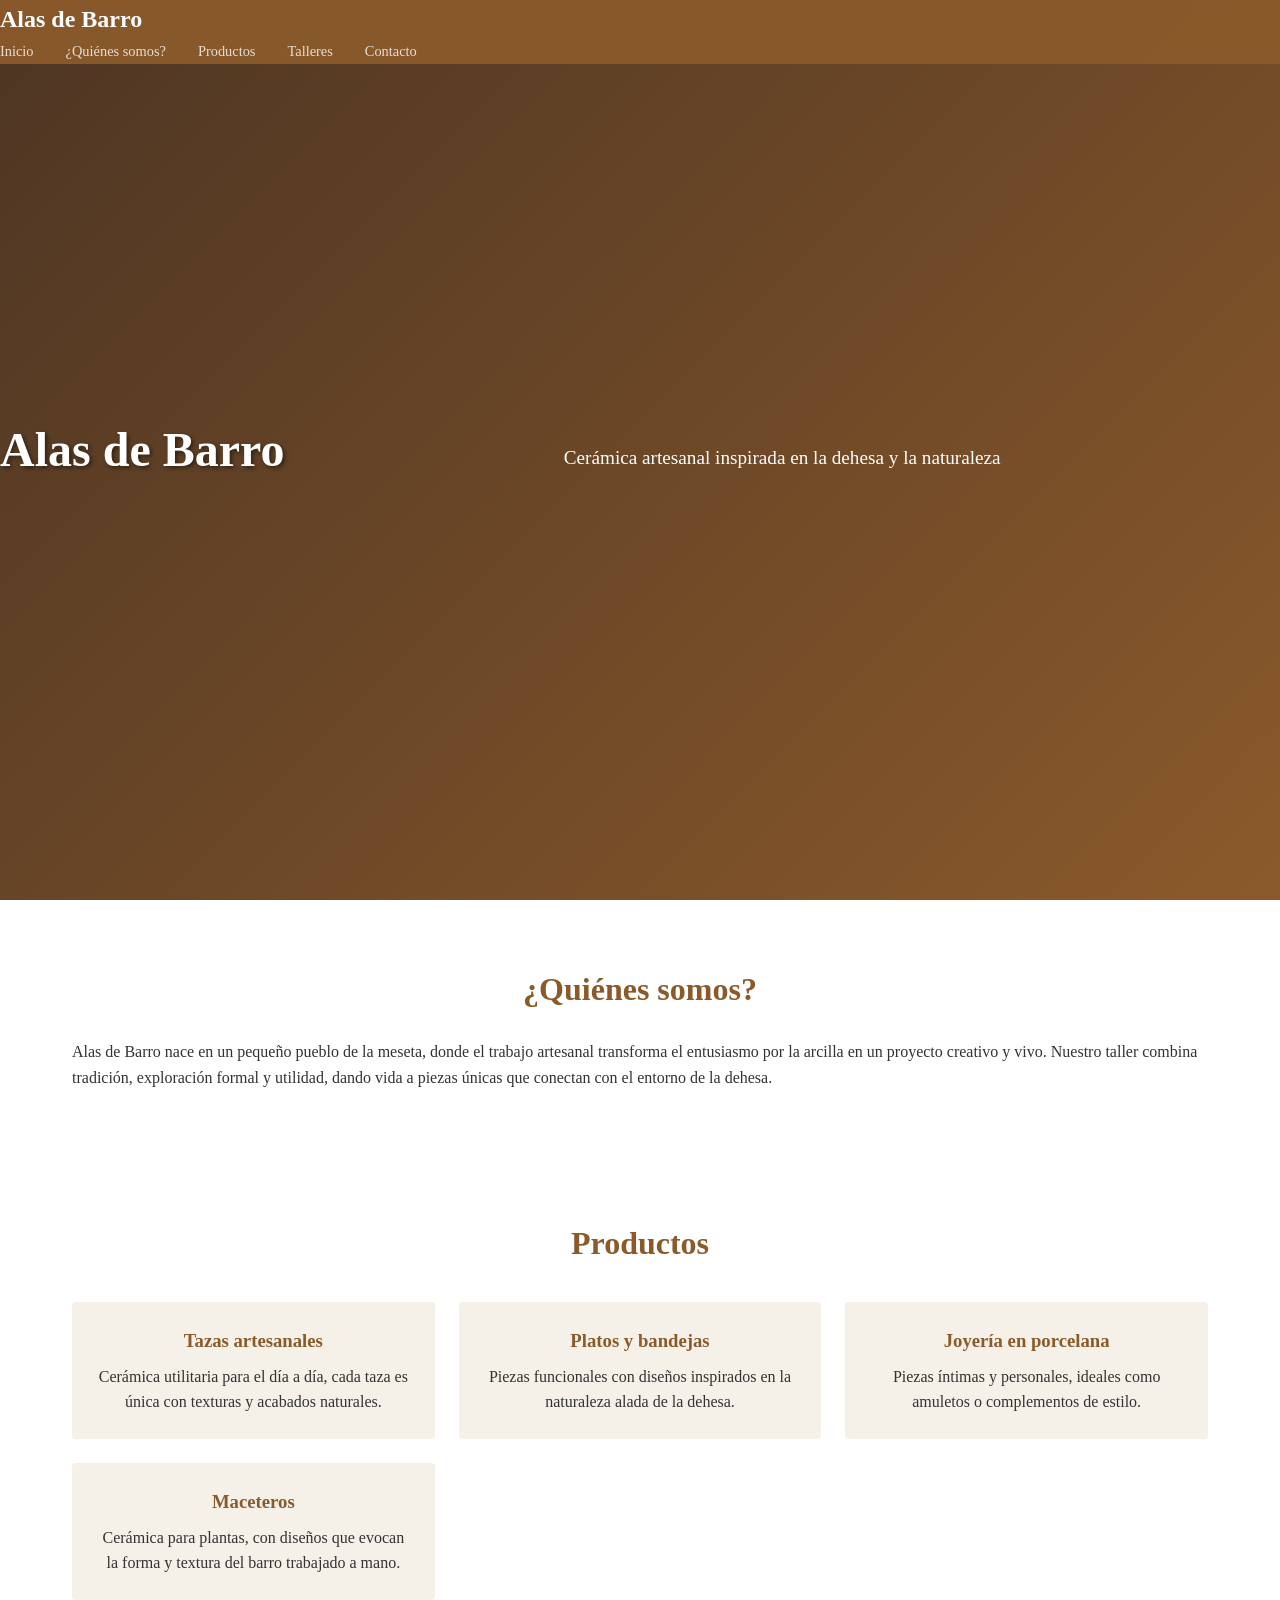
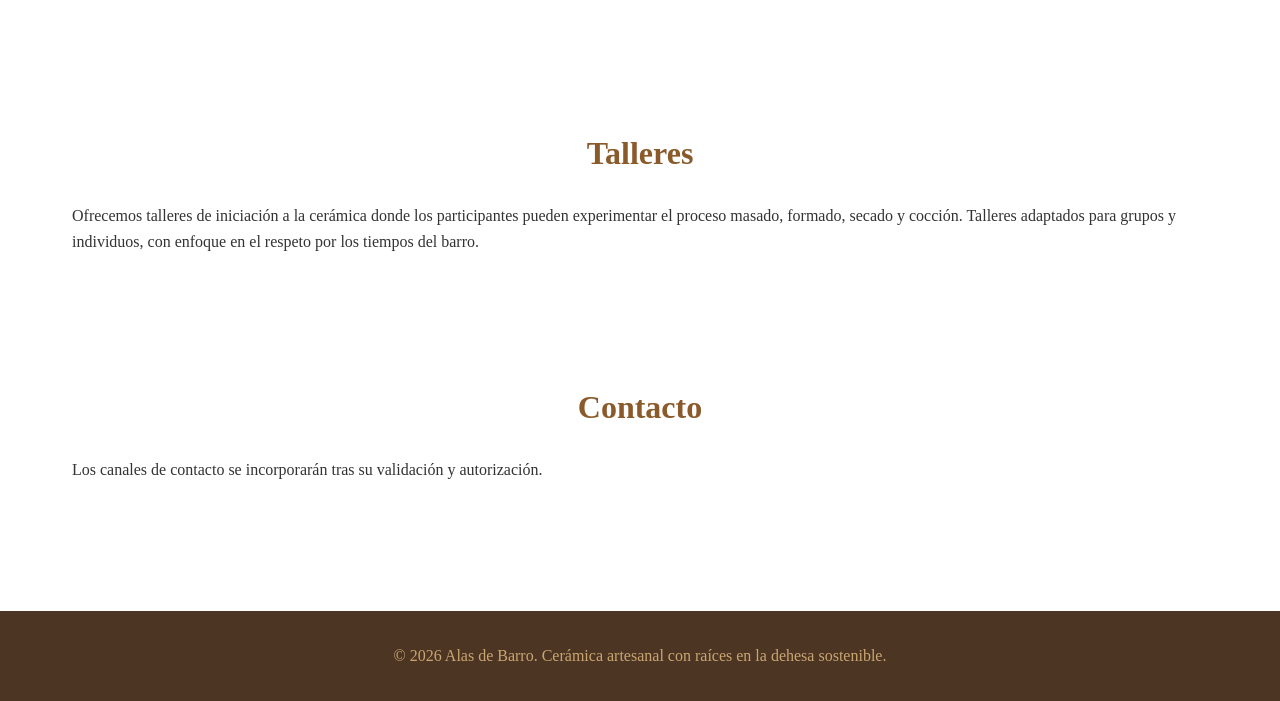
<file: web/index.html>
<!DOCTYPE html>
<html lang="es">
<head>
  <meta charset="UTF-8">
  <meta name="viewport" content="width=device-width, initial-scale=1.0">
  <title>Alas de Barro — Cerámica artesanal</title>
  <link rel="stylesheet" href="styles.css">
</head>
<body>
  <header class="site-header">
    <div class="logo">
      <span class="logo-text">Alas de Barro</span>
    </div>
    <nav class="main-nav">
      <ul>
        <li><a href="#inicio">Inicio</a></li>
        <li><a href="#quienes-somos">¿Quiénes somos?</a></li>
        <li><a href="#productos">Productos</a></li>
        <li><a href="#talleres">Talleres</a></li>
        <li><a href="#contacto">Contacto</a></li>
      </ul>
    </nav>
  </header>

  <main class="container">
    <section id="inicio" class="hero">
      <h1>Alas de Barro</h1>
      <p>Cerámica artesanal inspirada en la dehesa y la naturaleza</p>
    </section>

    <section id="quienes-somos" class="section">
      <h2>¿Quiénes somos?</h2>
      <p>Alas de Barro nace en un pequeño pueblo de la meseta, donde el trabajo artesanal transforma el entusiasmo por la arcilla en un proyecto creativo y vivo. Nuestro taller combina tradición, exploración formal y utilidad, dando vida a piezas únicas que conectan con el entorno de la dehesa.</p>
    </section>

    <section id="productos" class="section">
      <h2>Productos</h2>
      <div class="productos-grid">
        <article class="producto">
          <h3>Tazas artesanales</h3>
          <p>Cerámica utilitaria para el día a día, cada taza es única con texturas y acabados naturales.</p>
        </article>
        <article class="producto">
          <h3>Platos y bandejas</h3>
          <p>Piezas funcionales con diseños inspirados en la naturaleza alada de la dehesa.</p>
        </article>
        <article class="producto">
          <h3>Joyería en porcelana</h3>
          <p>Piezas íntimas y personales, ideales como amuletos o complementos de estilo.</p>
        </article>
        <article class="producto">
          <h3>Maceteros</h3>
          <p>Cerámica para plantas, con diseños que evocan la forma y textura del barro trabajado a mano.</p>
        </article>
      </div>
    </section>

    <section id="talleres" class="section">
      <h2>Talleres</h2>
      <p>Ofrecemos talleres de iniciación a la cerámica donde los participantes pueden experimentar el proceso masado, formado, secado y cocción. Talleres adaptados para grupos y individuos, con enfoque en el respeto por los tiempos del barro.</p>
    </section>

    <section id="contacto" class="section contacto">
      <h2>Contacto</h2>
      <p>Los canales de contacto se incorporarán tras su validación y autorización.</p>
    </section>
  </main>

  <footer class="site-footer">
    <p>&copy; 2026 Alas de Barro. Cerámica artesanal con raíces en la dehesa sostenible.</p>
  </footer>

  <script src="scripts.js"></script>
</body>
</html>
</file>
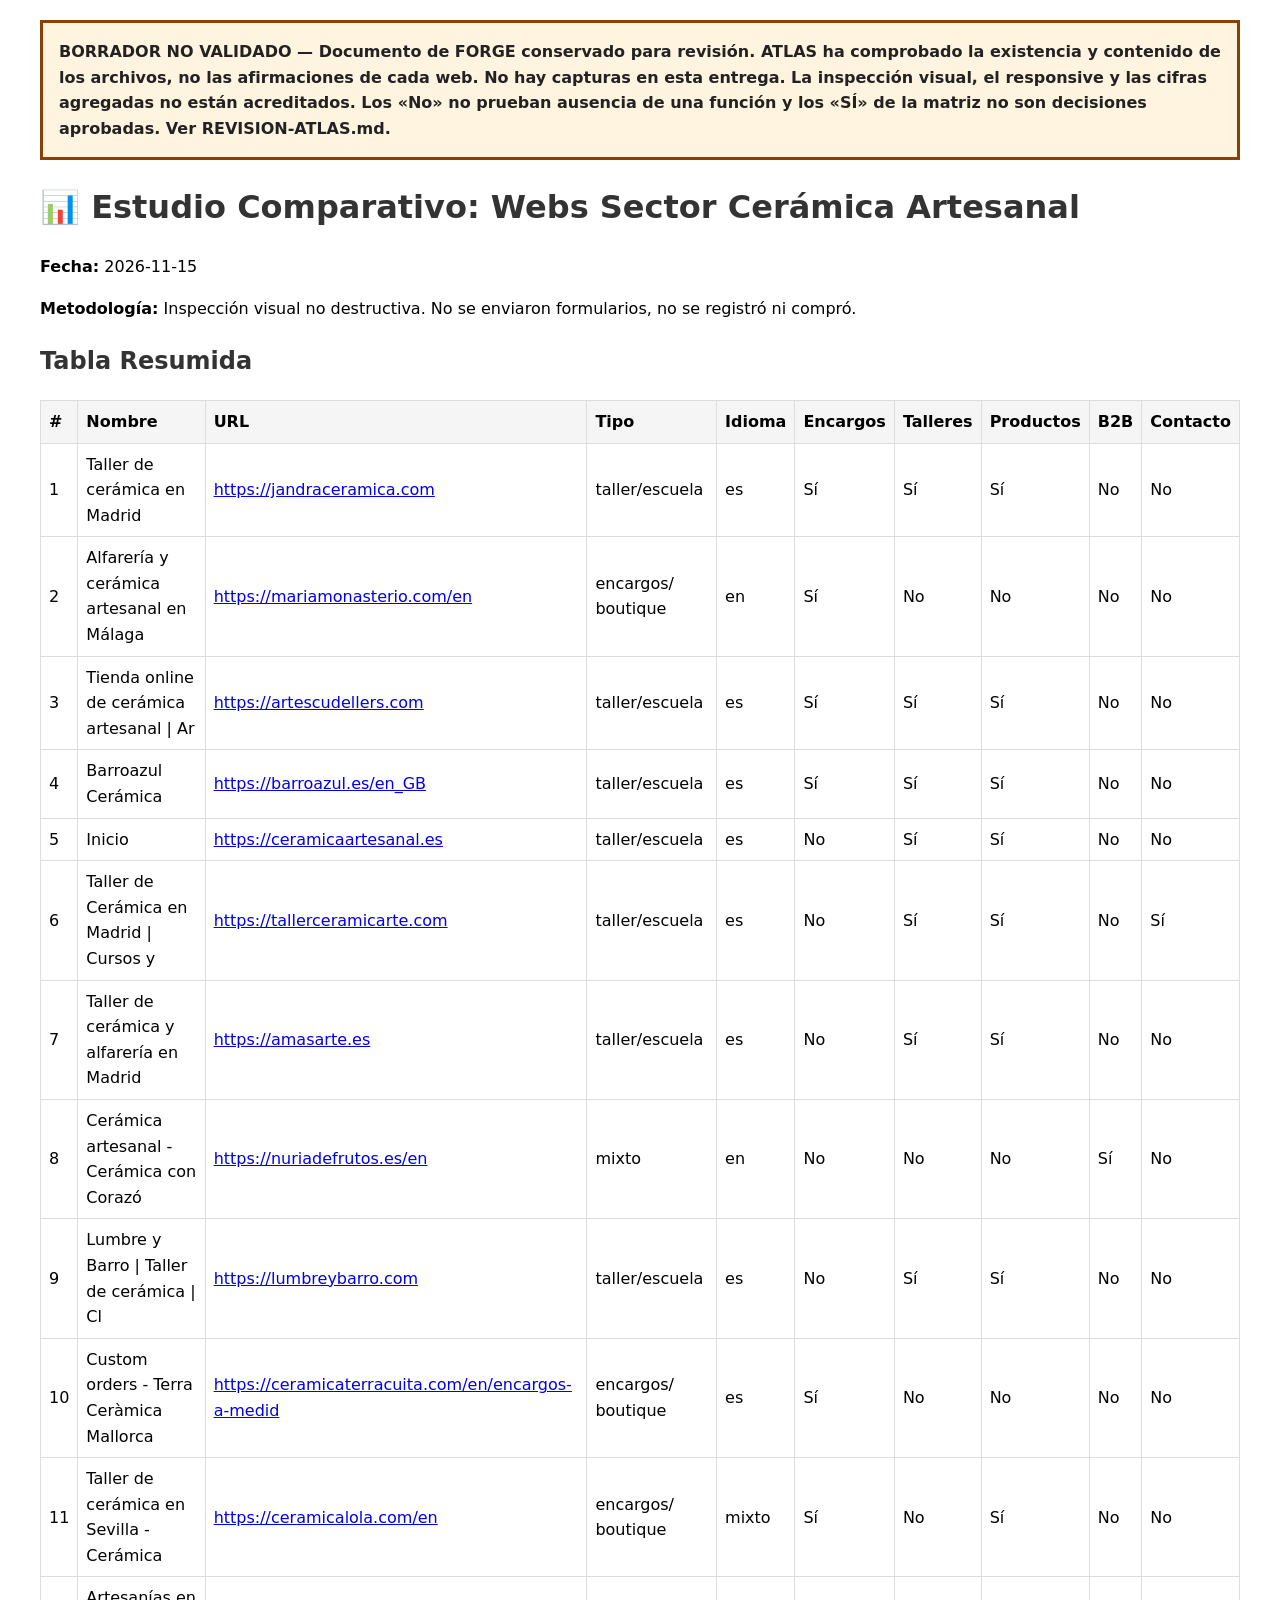
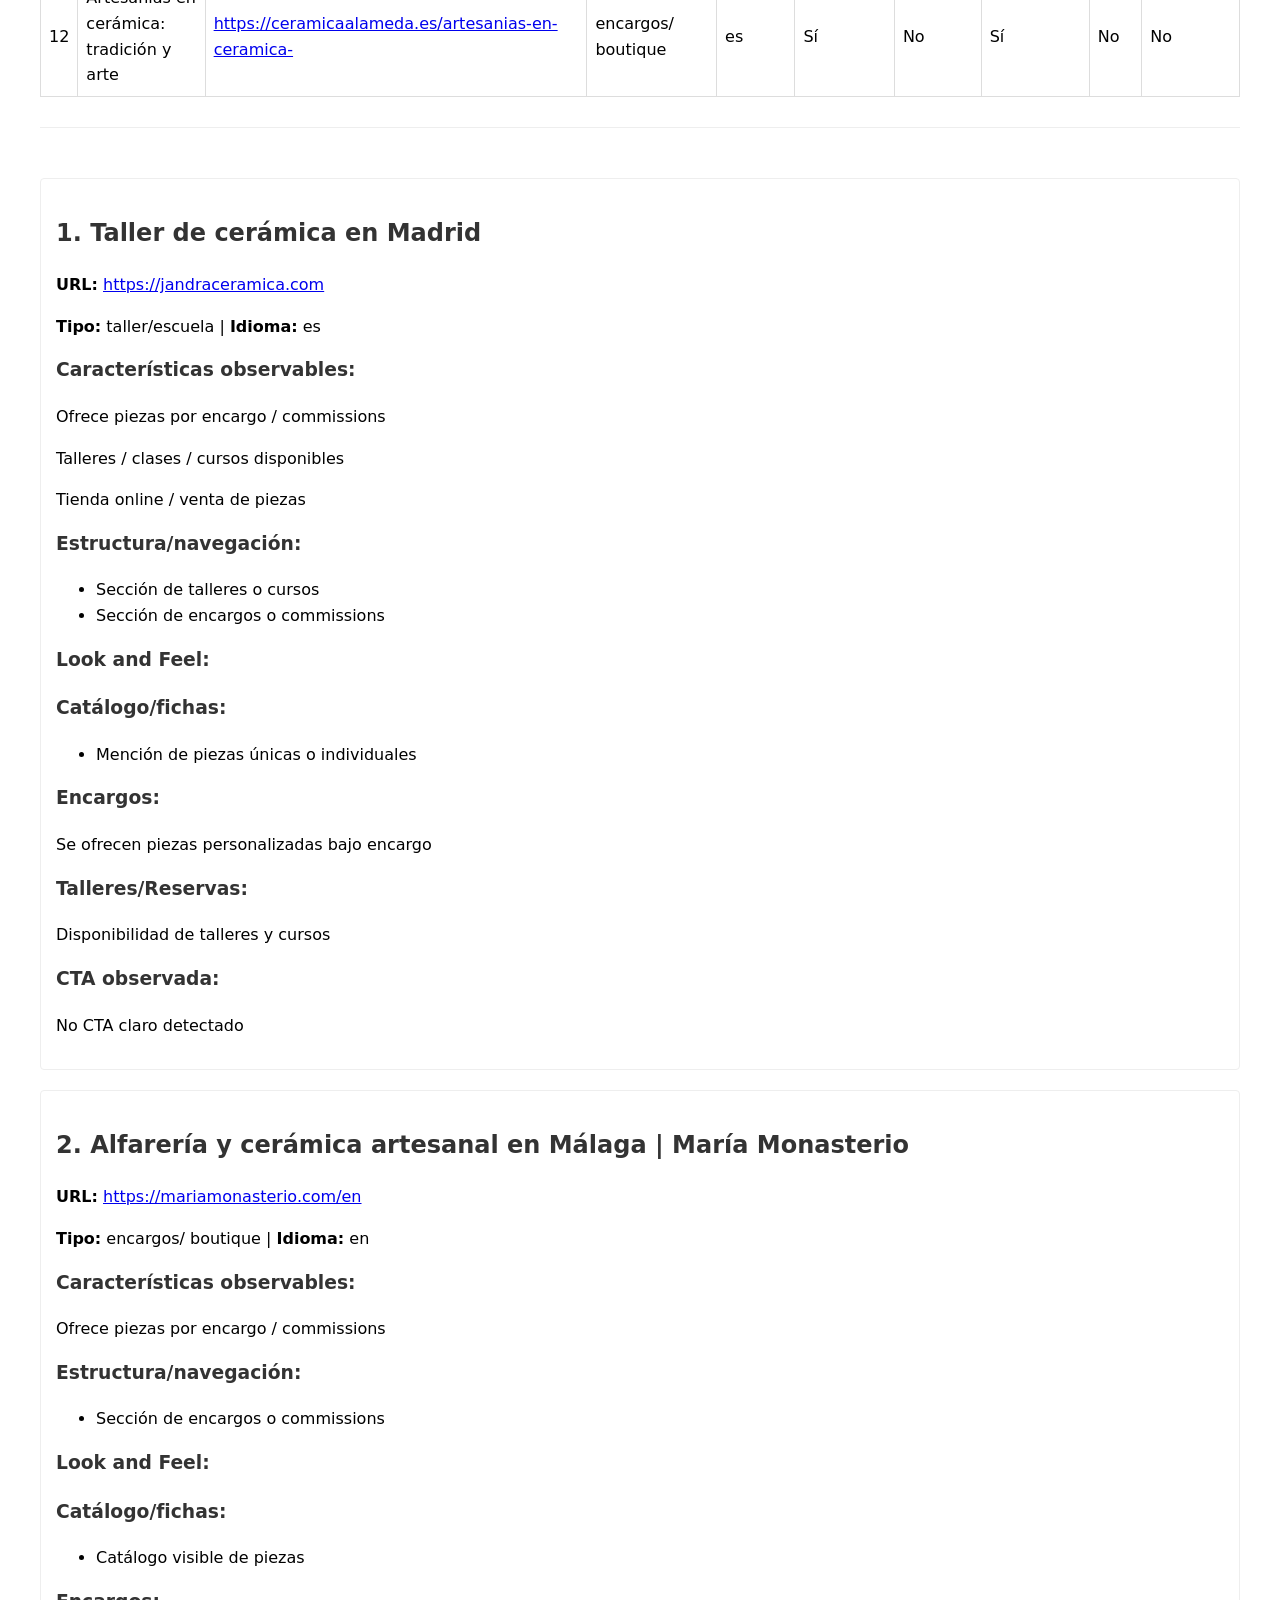
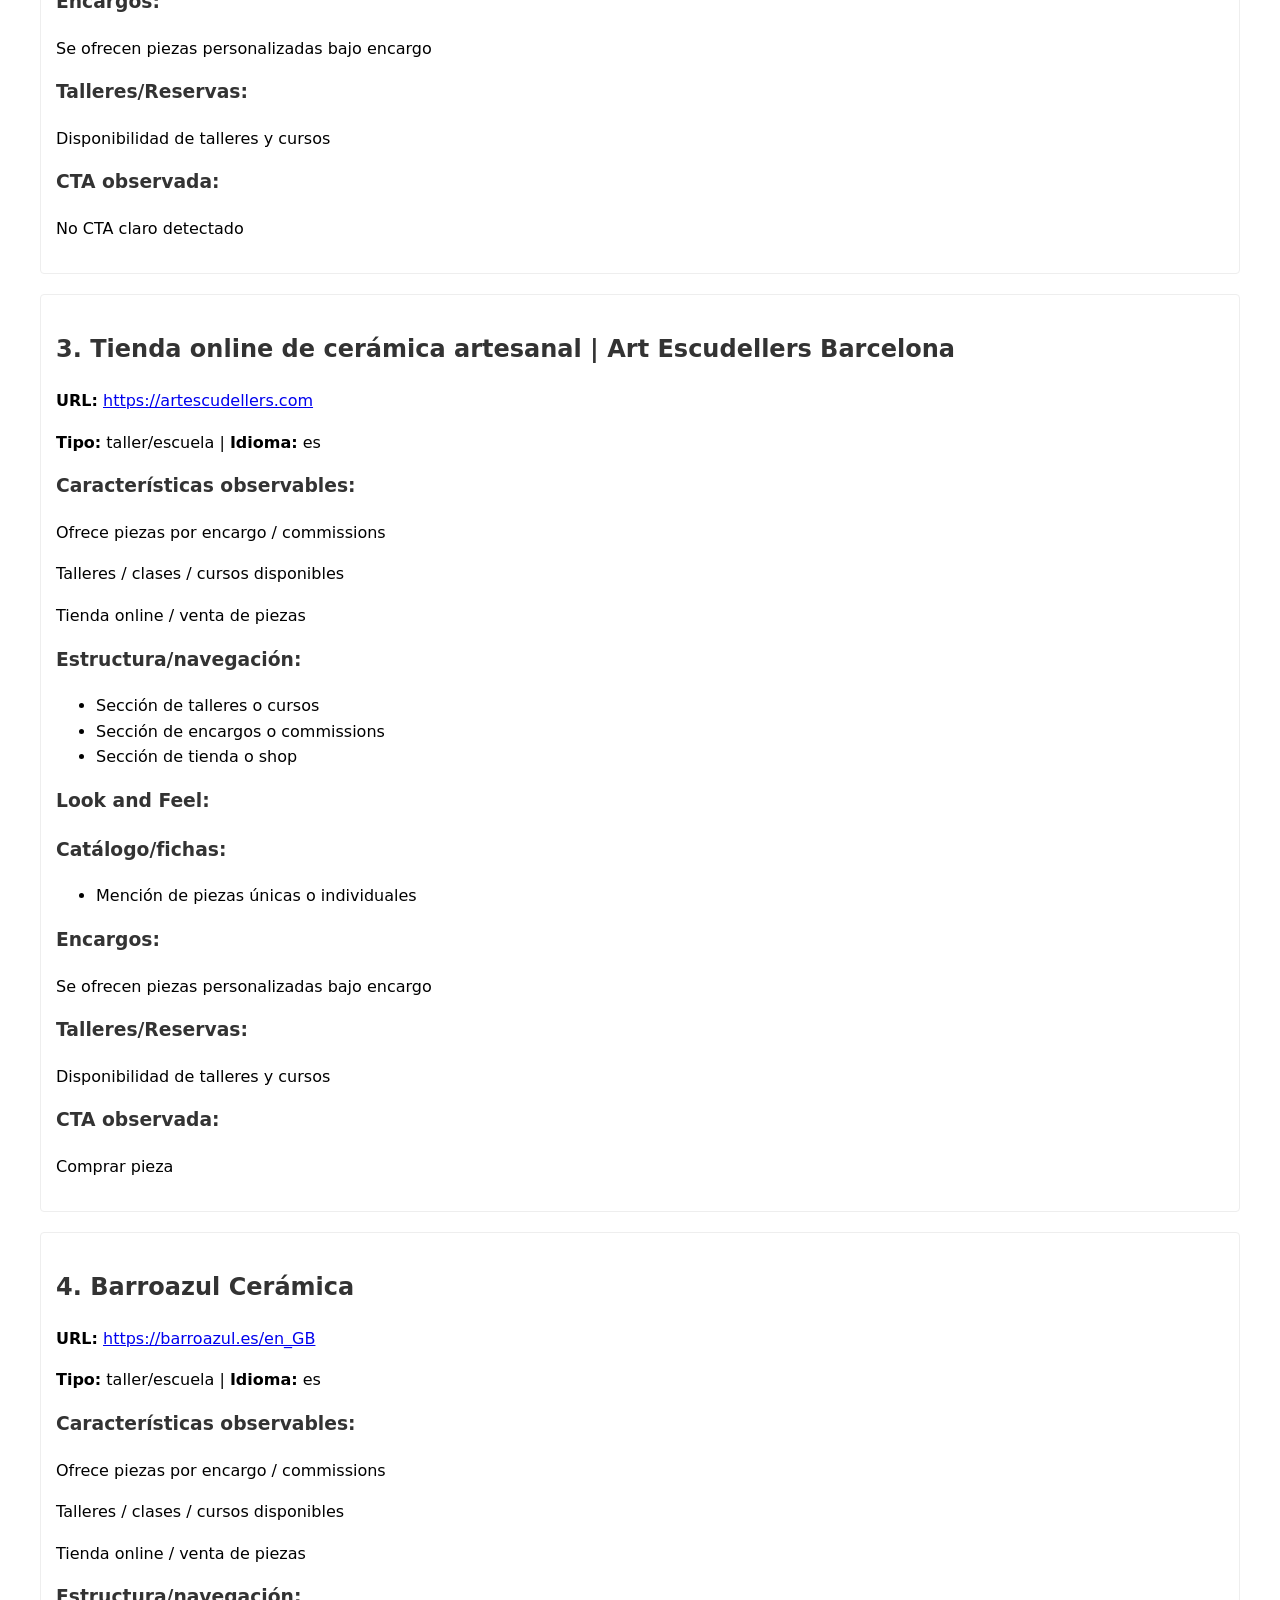
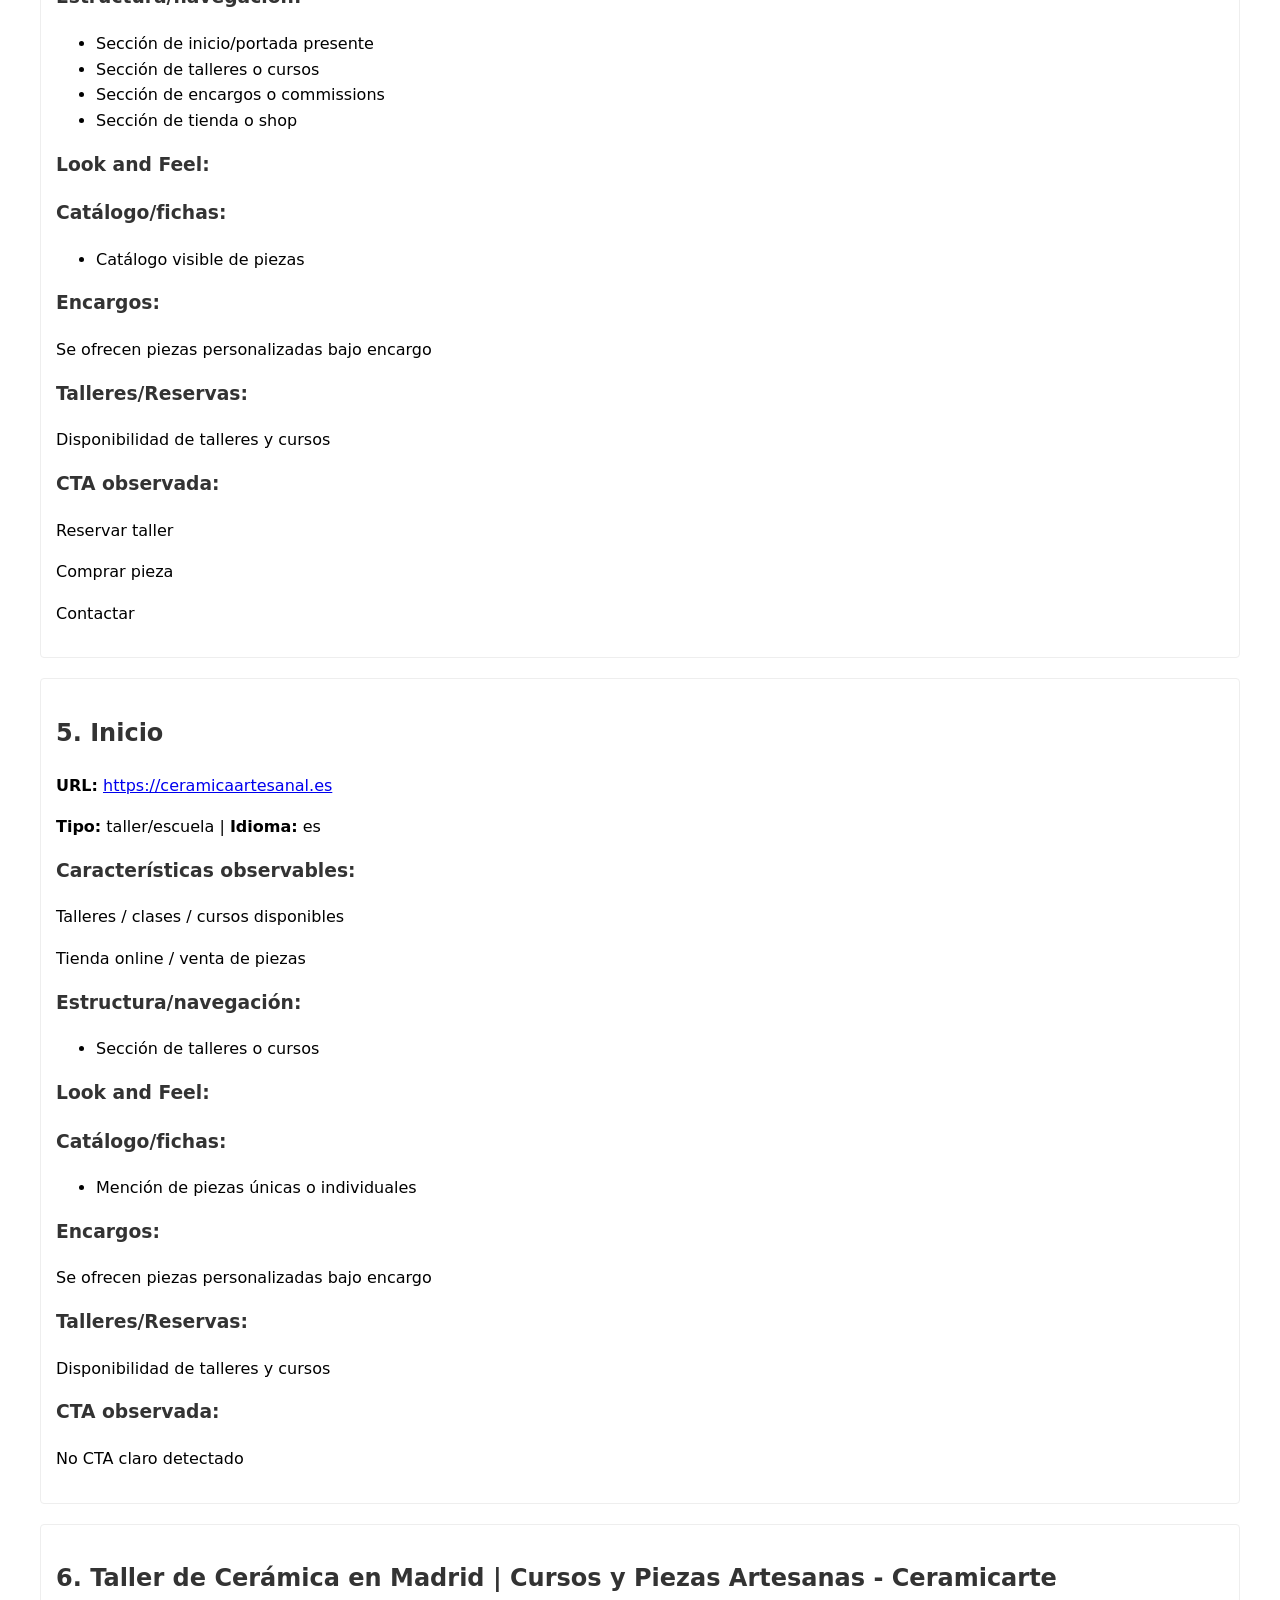
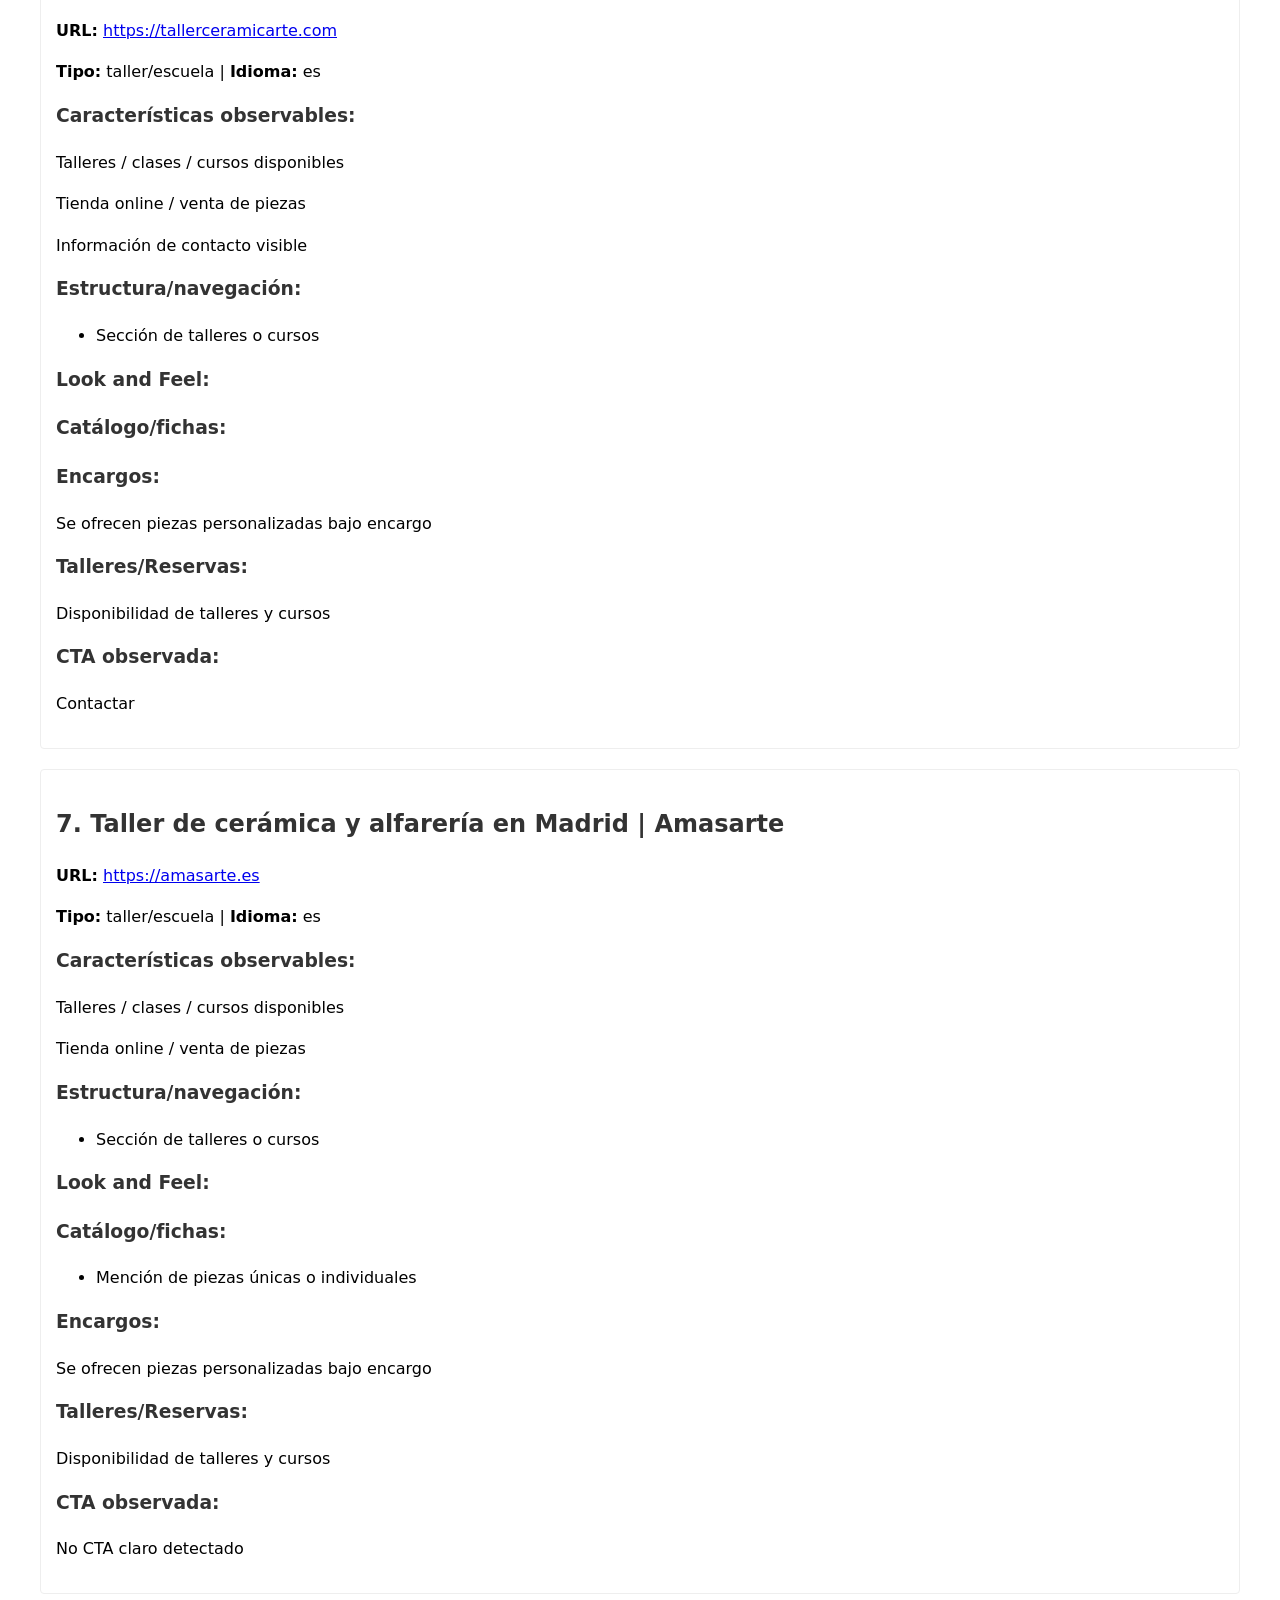
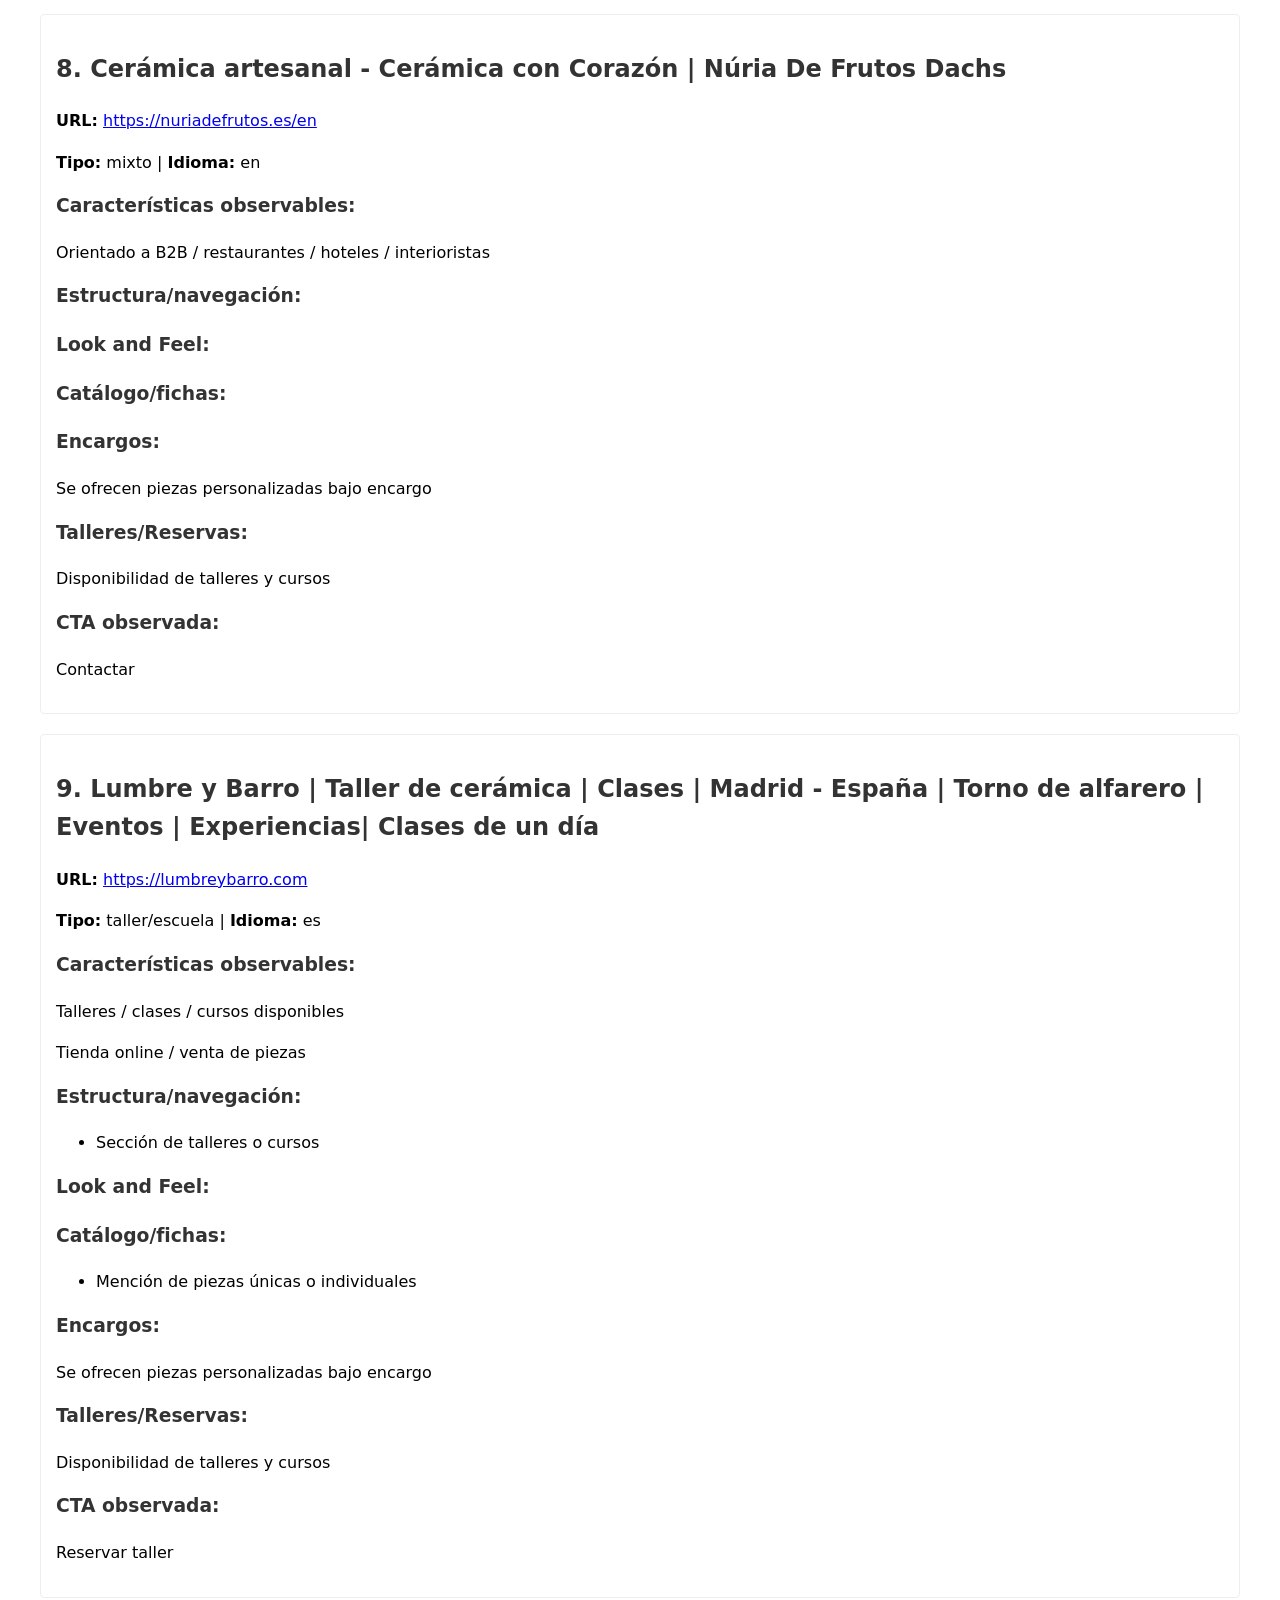
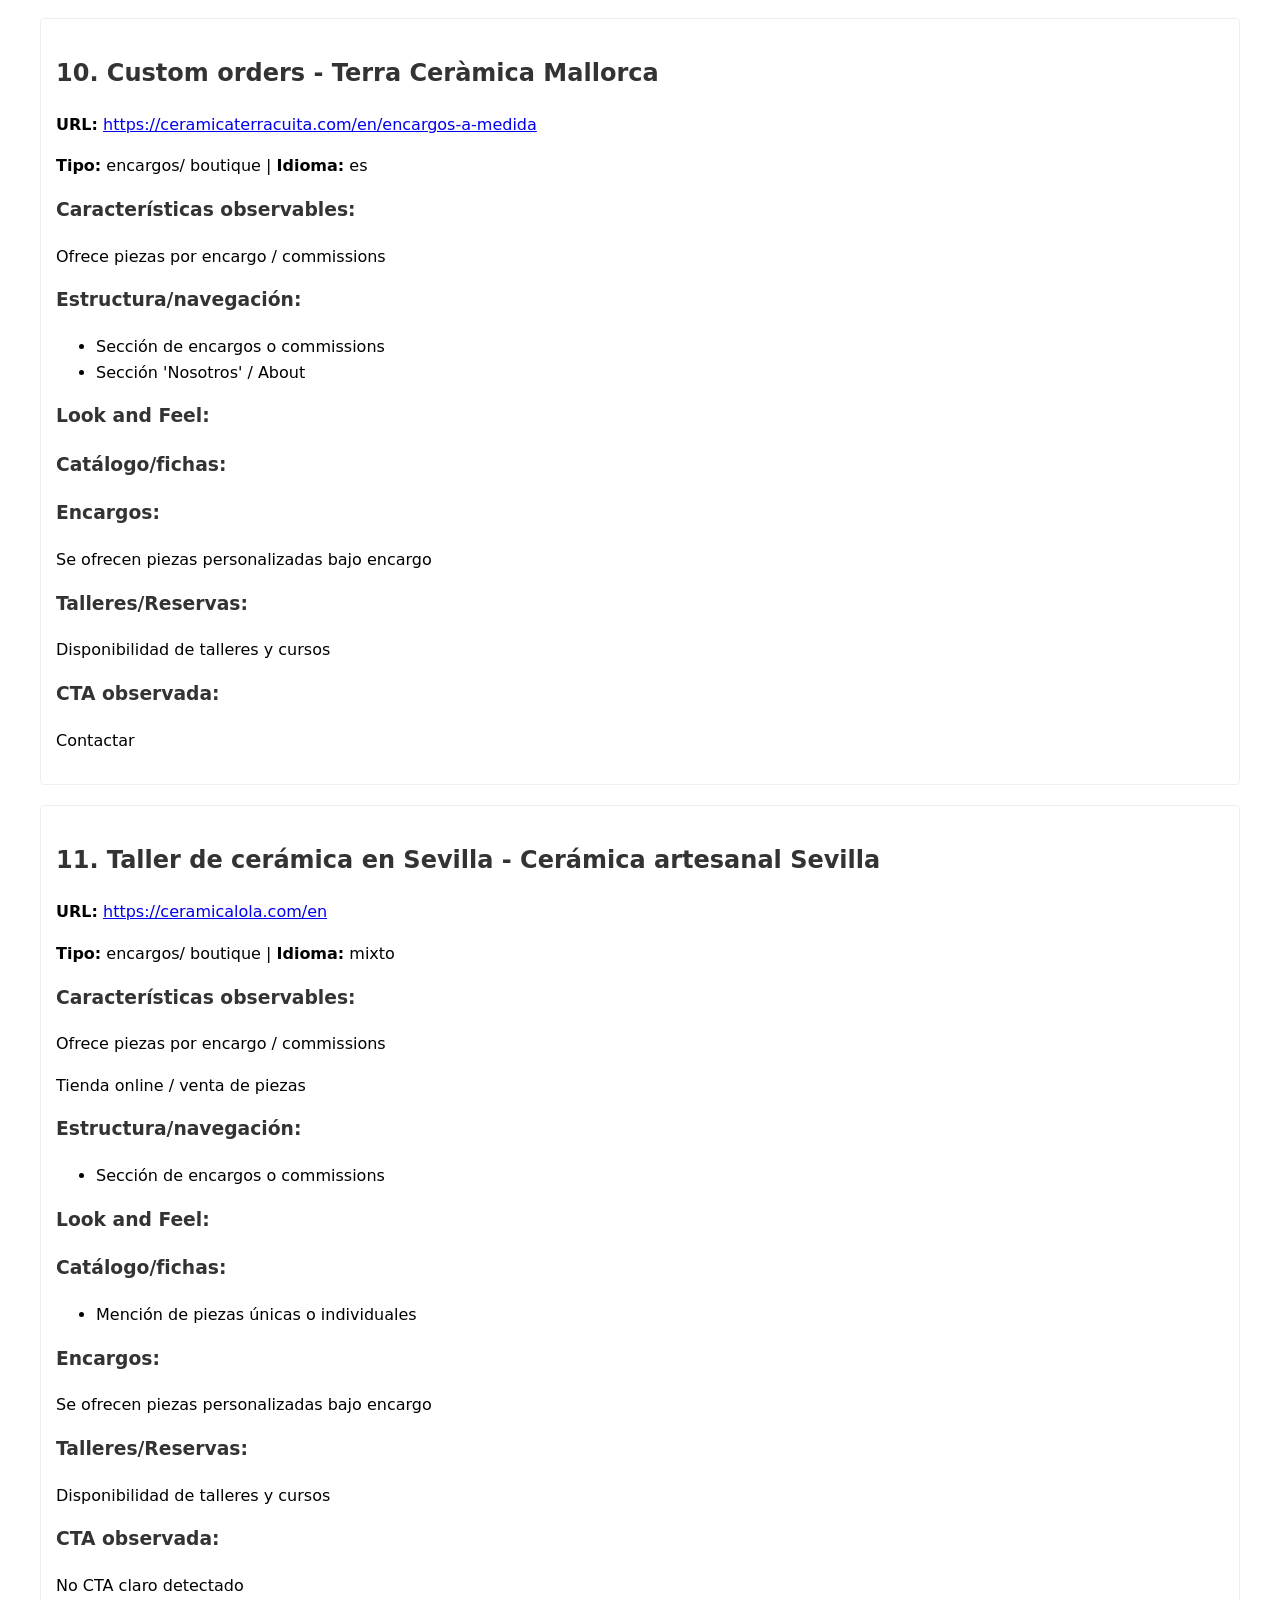
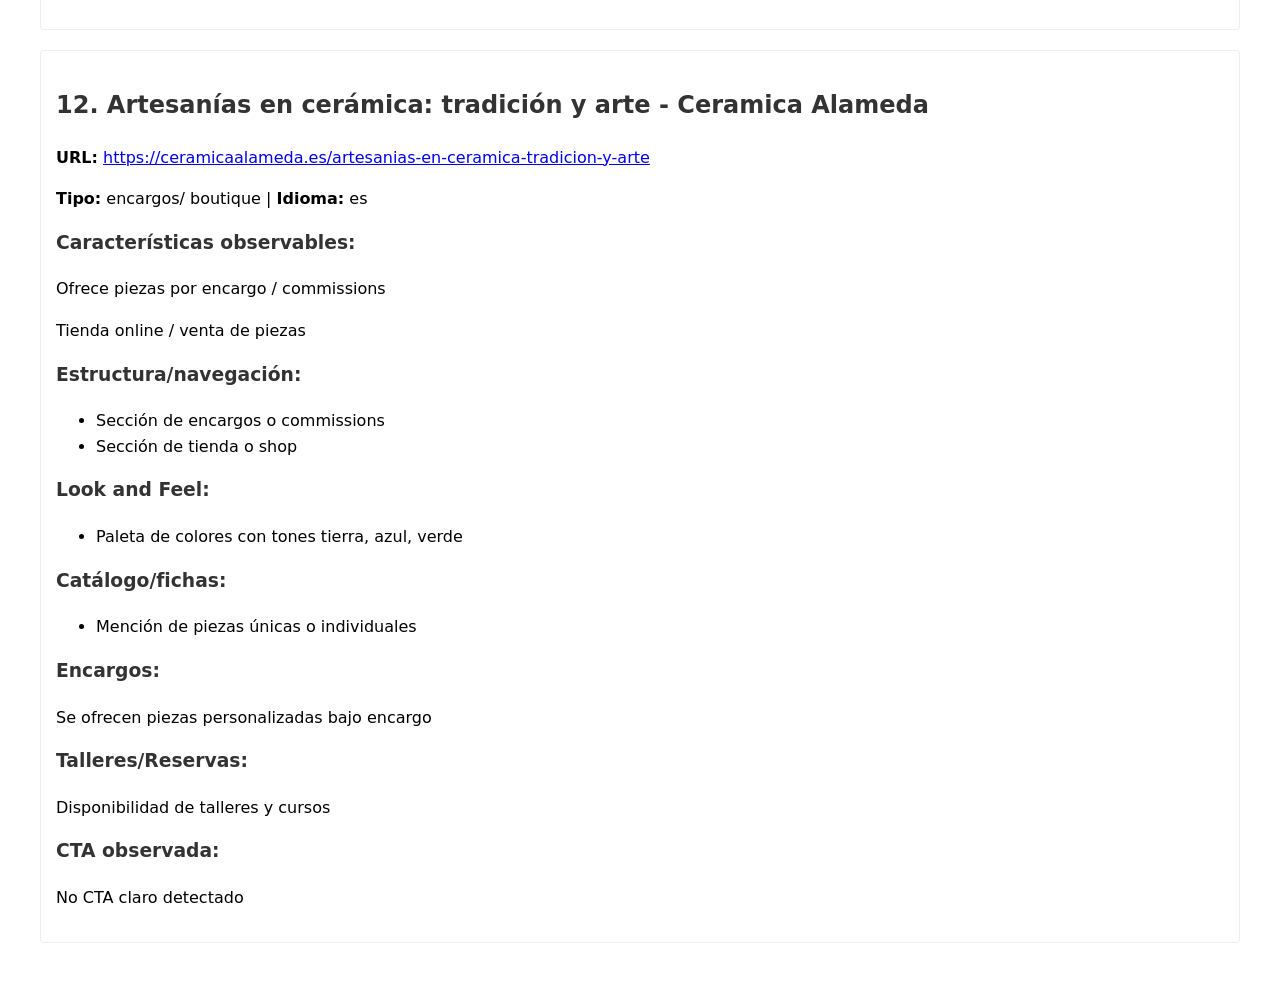
<file: docs/investigacion/ceramica/comparativa.html>
<!DOCTYPE html>
<html lang='es'>
<head>
  <meta charset='UTF-8'>
  <meta name='viewport' content='width=device-width, initial-scale=1.0'>
  <title>Estudio Comparativo: Webs Sector Cerámica Artesanal</title>
  <style>
    body { font-family: system-ui, -apple-system, sans-serif; max-width: 1200px; margin: 0 auto; padding: 20px; line-height: 1.6; }
    h1, h2, h3 { color: #333; }
    table { border-collapse: collapse; width: 100%; margin: 20px 0; }
    th, td { border: 1px solid #ddd; padding: 8px; text-align: left; }
    th { background-color: #f5f5f5; }
    .ficha { border: 1px solid #eee; padding: 15px; margin: 20px 0; border-radius: 4px; }
    .ficha h3 { margin-top: 0; }
    .btm { margin-top: 30px; padding-top: 30px; border-top: 1px solid #eee; }
  </style>
</head>
<body>
<aside role="note" style="border:3px solid #8a4100;padding:16px;background:#fff4df;color:#222"><strong>BORRADOR NO VALIDADO — Documento de FORGE conservado para revisión. ATLAS ha comprobado la existencia y contenido de los archivos, no las afirmaciones de cada web. No hay capturas en esta entrega. La inspección visual, el responsive y las cifras agregadas no están acreditados. Los «No» no prueban ausencia de una función y los «SÍ» de la matriz no son decisiones aprobadas. Ver REVISION-ATLAS.md.</strong></aside>
  <h1>📊 Estudio Comparativo: Webs Sector Cerámica Artesanal</h1>
  <p><strong>Fecha:</strong> 2026-11-15</p>
  <p><strong>Metodología:</strong> Inspección visual no destructiva. No se enviaron formularios, no se registró ni compró.</p>

  <h2>Tabla Resumida</h2>
  <table>
    <tr>
      <th>#</th><th>Nombre</th><th>URL</th><th>Tipo</th><th>Idioma</th><th>Encargos</th><th>Talleres</th><th>Productos</th><th>B2B</th><th>Contacto</th>
    </tr>
    <tr><td>1</td><td>Taller de cerámica en Madrid</td><td><a href='https://jandraceramica.com' target='_blank'>https://jandraceramica.com</a></td><td>taller/escuela</td><td>es</td><td>Sí</td><td>Sí</td><td>Sí</td><td>No</td><td>No</td></tr>
    <tr><td>2</td><td>Alfarería y cerámica artesanal en Málaga</td><td><a href='https://mariamonasterio.com/en' target='_blank'>https://mariamonasterio.com/en</a></td><td>encargos/ boutique</td><td>en</td><td>Sí</td><td>No</td><td>No</td><td>No</td><td>No</td></tr>
    <tr><td>3</td><td>Tienda online de cerámica artesanal | Ar</td><td><a href='https://artescudellers.com' target='_blank'>https://artescudellers.com</a></td><td>taller/escuela</td><td>es</td><td>Sí</td><td>Sí</td><td>Sí</td><td>No</td><td>No</td></tr>
    <tr><td>4</td><td>Barroazul Cerámica</td><td><a href='https://barroazul.es/en_GB' target='_blank'>https://barroazul.es/en_GB</a></td><td>taller/escuela</td><td>es</td><td>Sí</td><td>Sí</td><td>Sí</td><td>No</td><td>No</td></tr>
    <tr><td>5</td><td>Inicio</td><td><a href='https://ceramicaartesanal.es' target='_blank'>https://ceramicaartesanal.es</a></td><td>taller/escuela</td><td>es</td><td>No</td><td>Sí</td><td>Sí</td><td>No</td><td>No</td></tr>
    <tr><td>6</td><td>Taller de Cerámica en Madrid | Cursos y </td><td><a href='https://tallerceramicarte.com' target='_blank'>https://tallerceramicarte.com</a></td><td>taller/escuela</td><td>es</td><td>No</td><td>Sí</td><td>Sí</td><td>No</td><td>Sí</td></tr>
    <tr><td>7</td><td>Taller de cerámica y alfarería en Madrid</td><td><a href='https://amasarte.es' target='_blank'>https://amasarte.es</a></td><td>taller/escuela</td><td>es</td><td>No</td><td>Sí</td><td>Sí</td><td>No</td><td>No</td></tr>
    <tr><td>8</td><td>Cerámica artesanal - Cerámica con Corazó</td><td><a href='https://nuriadefrutos.es/en' target='_blank'>https://nuriadefrutos.es/en</a></td><td>mixto</td><td>en</td><td>No</td><td>No</td><td>No</td><td>Sí</td><td>No</td></tr>
    <tr><td>9</td><td>Lumbre y Barro | Taller de cerámica | Cl</td><td><a href='https://lumbreybarro.com' target='_blank'>https://lumbreybarro.com</a></td><td>taller/escuela</td><td>es</td><td>No</td><td>Sí</td><td>Sí</td><td>No</td><td>No</td></tr>
    <tr><td>10</td><td>Custom orders - Terra Ceràmica Mallorca</td><td><a href='https://ceramicaterracuita.com/en/encargos-a-medida' target='_blank'>https://ceramicaterracuita.com/en/encargos-a-medid</a></td><td>encargos/ boutique</td><td>es</td><td>Sí</td><td>No</td><td>No</td><td>No</td><td>No</td></tr>
    <tr><td>11</td><td>Taller de cerámica en Sevilla - Cerámica</td><td><a href='https://ceramicalola.com/en' target='_blank'>https://ceramicalola.com/en</a></td><td>encargos/ boutique</td><td>mixto</td><td>Sí</td><td>No</td><td>Sí</td><td>No</td><td>No</td></tr>
    <tr><td>12</td><td>Artesanías en cerámica: tradición y arte</td><td><a href='https://ceramicaalameda.es/artesanias-en-ceramica-tradicion-y-arte' target='_blank'>https://ceramicaalameda.es/artesanias-en-ceramica-</a></td><td>encargos/ boutique</td><td>es</td><td>Sí</td><td>No</td><td>Sí</td><td>No</td><td>No</td></tr>
  </table>

  <div class='btm'>
  <div class='ficha'>
    <h2>1. Taller de cerámica en Madrid</h2>
    <p><strong>URL:</strong> <a href='https://jandraceramica.com' target='_blank'>https://jandraceramica.com</a></p>
    <p><strong>Tipo:</strong> taller/escuela | <strong>Idioma:</strong> es</p>
    <h3>Características observables:</h3>
    <p>Ofrece piezas por encargo / commissions</p>
    <p>Talleres / clases / cursos disponibles</p>
    <p>Tienda online / venta de piezas</p>
    <h3>Estructura/navegación:</h3>
    <ul>
      <li>Sección de talleres o cursos</li>
      <li>Sección de encargos o commissions</li>
    </ul>
    <h3>Look and Feel:</h3>
    <ul>
    </ul>
    <h3>Catálogo/fichas:</h3>
    <ul>
      <li>Mención de piezas únicas o individuales</li>
    </ul>
    <h3>Encargos:</h3>
    <p>Se ofrecen piezas personalizadas bajo encargo</p>
    <h3>Talleres/Reservas:</h3>
    <p>Disponibilidad de talleres y cursos</p>
    <h3>CTA observada:</h3>
    <p>No CTA claro detectado</p>
  </div>

  <div class='ficha'>
    <h2>2. Alfarería y cerámica artesanal en Málaga | María Monasterio</h2>
    <p><strong>URL:</strong> <a href='https://mariamonasterio.com/en' target='_blank'>https://mariamonasterio.com/en</a></p>
    <p><strong>Tipo:</strong> encargos/ boutique | <strong>Idioma:</strong> en</p>
    <h3>Características observables:</h3>
    <p>Ofrece piezas por encargo / commissions</p>
    <h3>Estructura/navegación:</h3>
    <ul>
      <li>Sección de encargos o commissions</li>
    </ul>
    <h3>Look and Feel:</h3>
    <ul>
    </ul>
    <h3>Catálogo/fichas:</h3>
    <ul>
      <li>Catálogo visible de piezas</li>
    </ul>
    <h3>Encargos:</h3>
    <p>Se ofrecen piezas personalizadas bajo encargo</p>
    <h3>Talleres/Reservas:</h3>
    <p>Disponibilidad de talleres y cursos</p>
    <h3>CTA observada:</h3>
    <p>No CTA claro detectado</p>
  </div>

  <div class='ficha'>
    <h2>3. Tienda online de cerámica artesanal | Art Escudellers Barcelona</h2>
    <p><strong>URL:</strong> <a href='https://artescudellers.com' target='_blank'>https://artescudellers.com</a></p>
    <p><strong>Tipo:</strong> taller/escuela | <strong>Idioma:</strong> es</p>
    <h3>Características observables:</h3>
    <p>Ofrece piezas por encargo / commissions</p>
    <p>Talleres / clases / cursos disponibles</p>
    <p>Tienda online / venta de piezas</p>
    <h3>Estructura/navegación:</h3>
    <ul>
      <li>Sección de talleres o cursos</li>
      <li>Sección de encargos o commissions</li>
      <li>Sección de tienda o shop</li>
    </ul>
    <h3>Look and Feel:</h3>
    <ul>
    </ul>
    <h3>Catálogo/fichas:</h3>
    <ul>
      <li>Mención de piezas únicas o individuales</li>
    </ul>
    <h3>Encargos:</h3>
    <p>Se ofrecen piezas personalizadas bajo encargo</p>
    <h3>Talleres/Reservas:</h3>
    <p>Disponibilidad de talleres y cursos</p>
    <h3>CTA observada:</h3>
    <p>Comprar pieza</p>
  </div>

  <div class='ficha'>
    <h2>4. Barroazul Cerámica</h2>
    <p><strong>URL:</strong> <a href='https://barroazul.es/en_GB' target='_blank'>https://barroazul.es/en_GB</a></p>
    <p><strong>Tipo:</strong> taller/escuela | <strong>Idioma:</strong> es</p>
    <h3>Características observables:</h3>
    <p>Ofrece piezas por encargo / commissions</p>
    <p>Talleres / clases / cursos disponibles</p>
    <p>Tienda online / venta de piezas</p>
    <h3>Estructura/navegación:</h3>
    <ul>
      <li>Sección de inicio/portada presente</li>
      <li>Sección de talleres o cursos</li>
      <li>Sección de encargos o commissions</li>
      <li>Sección de tienda o shop</li>
    </ul>
    <h3>Look and Feel:</h3>
    <ul>
    </ul>
    <h3>Catálogo/fichas:</h3>
    <ul>
      <li>Catálogo visible de piezas</li>
    </ul>
    <h3>Encargos:</h3>
    <p>Se ofrecen piezas personalizadas bajo encargo</p>
    <h3>Talleres/Reservas:</h3>
    <p>Disponibilidad de talleres y cursos</p>
    <h3>CTA observada:</h3>
    <p>Reservar taller</p>
    <p>Comprar pieza</p>
    <p>Contactar</p>
  </div>

  <div class='ficha'>
    <h2>5. Inicio</h2>
    <p><strong>URL:</strong> <a href='https://ceramicaartesanal.es' target='_blank'>https://ceramicaartesanal.es</a></p>
    <p><strong>Tipo:</strong> taller/escuela | <strong>Idioma:</strong> es</p>
    <h3>Características observables:</h3>
    <p>Talleres / clases / cursos disponibles</p>
    <p>Tienda online / venta de piezas</p>
    <h3>Estructura/navegación:</h3>
    <ul>
      <li>Sección de talleres o cursos</li>
    </ul>
    <h3>Look and Feel:</h3>
    <ul>
    </ul>
    <h3>Catálogo/fichas:</h3>
    <ul>
      <li>Mención de piezas únicas o individuales</li>
    </ul>
    <h3>Encargos:</h3>
    <p>Se ofrecen piezas personalizadas bajo encargo</p>
    <h3>Talleres/Reservas:</h3>
    <p>Disponibilidad de talleres y cursos</p>
    <h3>CTA observada:</h3>
    <p>No CTA claro detectado</p>
  </div>

  <div class='ficha'>
    <h2>6. Taller de Cerámica en Madrid | Cursos y Piezas Artesanas - Ceramicarte</h2>
    <p><strong>URL:</strong> <a href='https://tallerceramicarte.com' target='_blank'>https://tallerceramicarte.com</a></p>
    <p><strong>Tipo:</strong> taller/escuela | <strong>Idioma:</strong> es</p>
    <h3>Características observables:</h3>
    <p>Talleres / clases / cursos disponibles</p>
    <p>Tienda online / venta de piezas</p>
    <p>Información de contacto visible</p>
    <h3>Estructura/navegación:</h3>
    <ul>
      <li>Sección de talleres o cursos</li>
    </ul>
    <h3>Look and Feel:</h3>
    <ul>
    </ul>
    <h3>Catálogo/fichas:</h3>
    <ul>
    </ul>
    <h3>Encargos:</h3>
    <p>Se ofrecen piezas personalizadas bajo encargo</p>
    <h3>Talleres/Reservas:</h3>
    <p>Disponibilidad de talleres y cursos</p>
    <h3>CTA observada:</h3>
    <p>Contactar</p>
  </div>

  <div class='ficha'>
    <h2>7. Taller de cerámica y alfarería en Madrid | Amasarte</h2>
    <p><strong>URL:</strong> <a href='https://amasarte.es' target='_blank'>https://amasarte.es</a></p>
    <p><strong>Tipo:</strong> taller/escuela | <strong>Idioma:</strong> es</p>
    <h3>Características observables:</h3>
    <p>Talleres / clases / cursos disponibles</p>
    <p>Tienda online / venta de piezas</p>
    <h3>Estructura/navegación:</h3>
    <ul>
      <li>Sección de talleres o cursos</li>
    </ul>
    <h3>Look and Feel:</h3>
    <ul>
    </ul>
    <h3>Catálogo/fichas:</h3>
    <ul>
      <li>Mención de piezas únicas o individuales</li>
    </ul>
    <h3>Encargos:</h3>
    <p>Se ofrecen piezas personalizadas bajo encargo</p>
    <h3>Talleres/Reservas:</h3>
    <p>Disponibilidad de talleres y cursos</p>
    <h3>CTA observada:</h3>
    <p>No CTA claro detectado</p>
  </div>

  <div class='ficha'>
    <h2>8. Cerámica artesanal - Cerámica con Corazón | Núria De Frutos Dachs</h2>
    <p><strong>URL:</strong> <a href='https://nuriadefrutos.es/en' target='_blank'>https://nuriadefrutos.es/en</a></p>
    <p><strong>Tipo:</strong> mixto | <strong>Idioma:</strong> en</p>
    <h3>Características observables:</h3>
    <p>Orientado a B2B / restaurantes / hoteles / interioristas</p>
    <h3>Estructura/navegación:</h3>
    <ul>
    </ul>
    <h3>Look and Feel:</h3>
    <ul>
    </ul>
    <h3>Catálogo/fichas:</h3>
    <ul>
    </ul>
    <h3>Encargos:</h3>
    <p>Se ofrecen piezas personalizadas bajo encargo</p>
    <h3>Talleres/Reservas:</h3>
    <p>Disponibilidad de talleres y cursos</p>
    <h3>CTA observada:</h3>
    <p>Contactar</p>
  </div>

  <div class='ficha'>
    <h2>9. Lumbre y Barro | Taller de cerámica | Clases | Madrid - España | Torno de alfarero | Eventos | Experiencias| Clases de un día</h2>
    <p><strong>URL:</strong> <a href='https://lumbreybarro.com' target='_blank'>https://lumbreybarro.com</a></p>
    <p><strong>Tipo:</strong> taller/escuela | <strong>Idioma:</strong> es</p>
    <h3>Características observables:</h3>
    <p>Talleres / clases / cursos disponibles</p>
    <p>Tienda online / venta de piezas</p>
    <h3>Estructura/navegación:</h3>
    <ul>
      <li>Sección de talleres o cursos</li>
    </ul>
    <h3>Look and Feel:</h3>
    <ul>
    </ul>
    <h3>Catálogo/fichas:</h3>
    <ul>
      <li>Mención de piezas únicas o individuales</li>
    </ul>
    <h3>Encargos:</h3>
    <p>Se ofrecen piezas personalizadas bajo encargo</p>
    <h3>Talleres/Reservas:</h3>
    <p>Disponibilidad de talleres y cursos</p>
    <h3>CTA observada:</h3>
    <p>Reservar taller</p>
  </div>

  <div class='ficha'>
    <h2>10. Custom orders - Terra Ceràmica Mallorca</h2>
    <p><strong>URL:</strong> <a href='https://ceramicaterracuita.com/en/encargos-a-medida' target='_blank'>https://ceramicaterracuita.com/en/encargos-a-medida</a></p>
    <p><strong>Tipo:</strong> encargos/ boutique | <strong>Idioma:</strong> es</p>
    <h3>Características observables:</h3>
    <p>Ofrece piezas por encargo / commissions</p>
    <h3>Estructura/navegación:</h3>
    <ul>
      <li>Sección de encargos o commissions</li>
      <li>Sección 'Nosotros' / About</li>
    </ul>
    <h3>Look and Feel:</h3>
    <ul>
    </ul>
    <h3>Catálogo/fichas:</h3>
    <ul>
    </ul>
    <h3>Encargos:</h3>
    <p>Se ofrecen piezas personalizadas bajo encargo</p>
    <h3>Talleres/Reservas:</h3>
    <p>Disponibilidad de talleres y cursos</p>
    <h3>CTA observada:</h3>
    <p>Contactar</p>
  </div>

  <div class='ficha'>
    <h2>11. Taller de cerámica en Sevilla - Cerámica artesanal Sevilla</h2>
    <p><strong>URL:</strong> <a href='https://ceramicalola.com/en' target='_blank'>https://ceramicalola.com/en</a></p>
    <p><strong>Tipo:</strong> encargos/ boutique | <strong>Idioma:</strong> mixto</p>
    <h3>Características observables:</h3>
    <p>Ofrece piezas por encargo / commissions</p>
    <p>Tienda online / venta de piezas</p>
    <h3>Estructura/navegación:</h3>
    <ul>
      <li>Sección de encargos o commissions</li>
    </ul>
    <h3>Look and Feel:</h3>
    <ul>
    </ul>
    <h3>Catálogo/fichas:</h3>
    <ul>
      <li>Mención de piezas únicas o individuales</li>
    </ul>
    <h3>Encargos:</h3>
    <p>Se ofrecen piezas personalizadas bajo encargo</p>
    <h3>Talleres/Reservas:</h3>
    <p>Disponibilidad de talleres y cursos</p>
    <h3>CTA observada:</h3>
    <p>No CTA claro detectado</p>
  </div>

  <div class='ficha'>
    <h2>12. Artesanías en cerámica: tradición y arte - Ceramica Alameda</h2>
    <p><strong>URL:</strong> <a href='https://ceramicaalameda.es/artesanias-en-ceramica-tradicion-y-arte' target='_blank'>https://ceramicaalameda.es/artesanias-en-ceramica-tradicion-y-arte</a></p>
    <p><strong>Tipo:</strong> encargos/ boutique | <strong>Idioma:</strong> es</p>
    <h3>Características observables:</h3>
    <p>Ofrece piezas por encargo / commissions</p>
    <p>Tienda online / venta de piezas</p>
    <h3>Estructura/navegación:</h3>
    <ul>
      <li>Sección de encargos o commissions</li>
      <li>Sección de tienda o shop</li>
    </ul>
    <h3>Look and Feel:</h3>
    <ul>
      <li>Paleta de colores con tones tierra, azul, verde</li>
    </ul>
    <h3>Catálogo/fichas:</h3>
    <ul>
      <li>Mención de piezas únicas o individuales</li>
    </ul>
    <h3>Encargos:</h3>
    <p>Se ofrecen piezas personalizadas bajo encargo</p>
    <h3>Talleres/Reservas:</h3>
    <p>Disponibilidad de talleres y cursos</p>
    <h3>CTA observada:</h3>
    <p>No CTA claro detectado</p>
  </div>

</body>
</html>
</file>
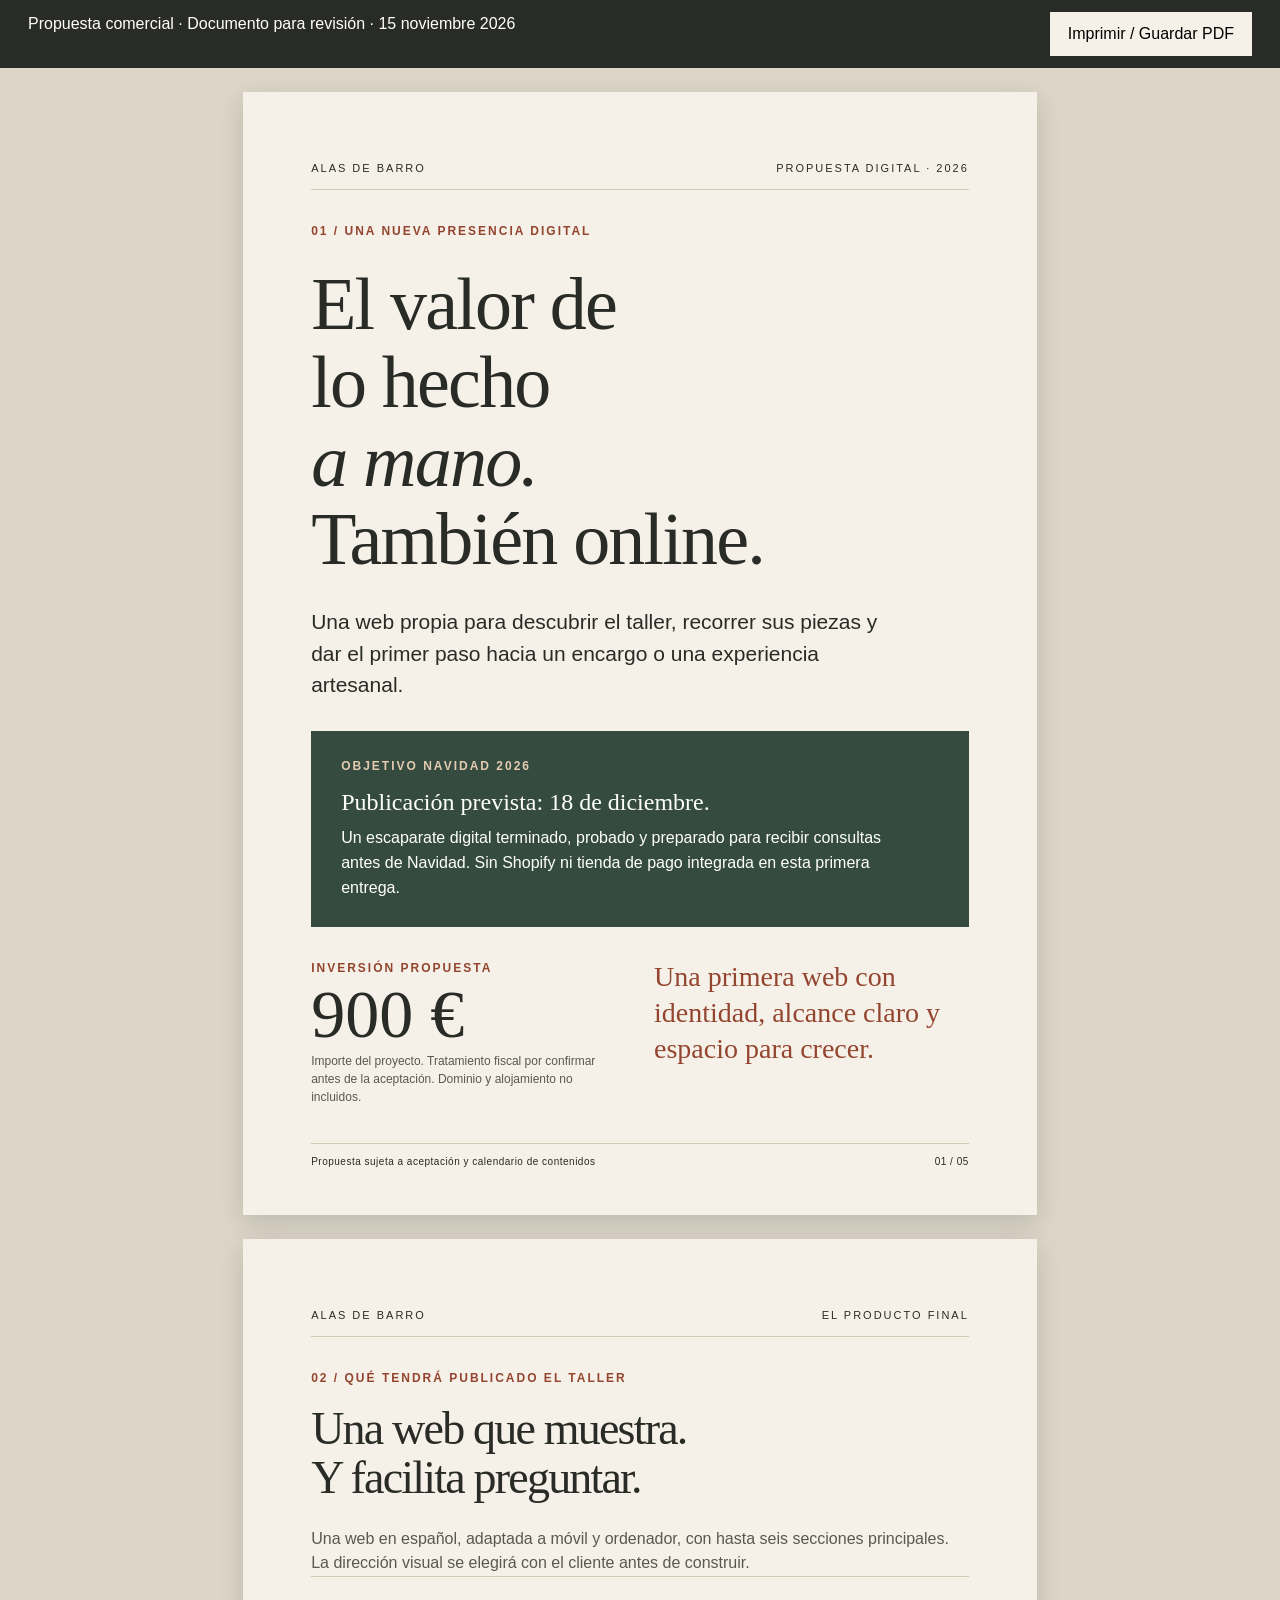
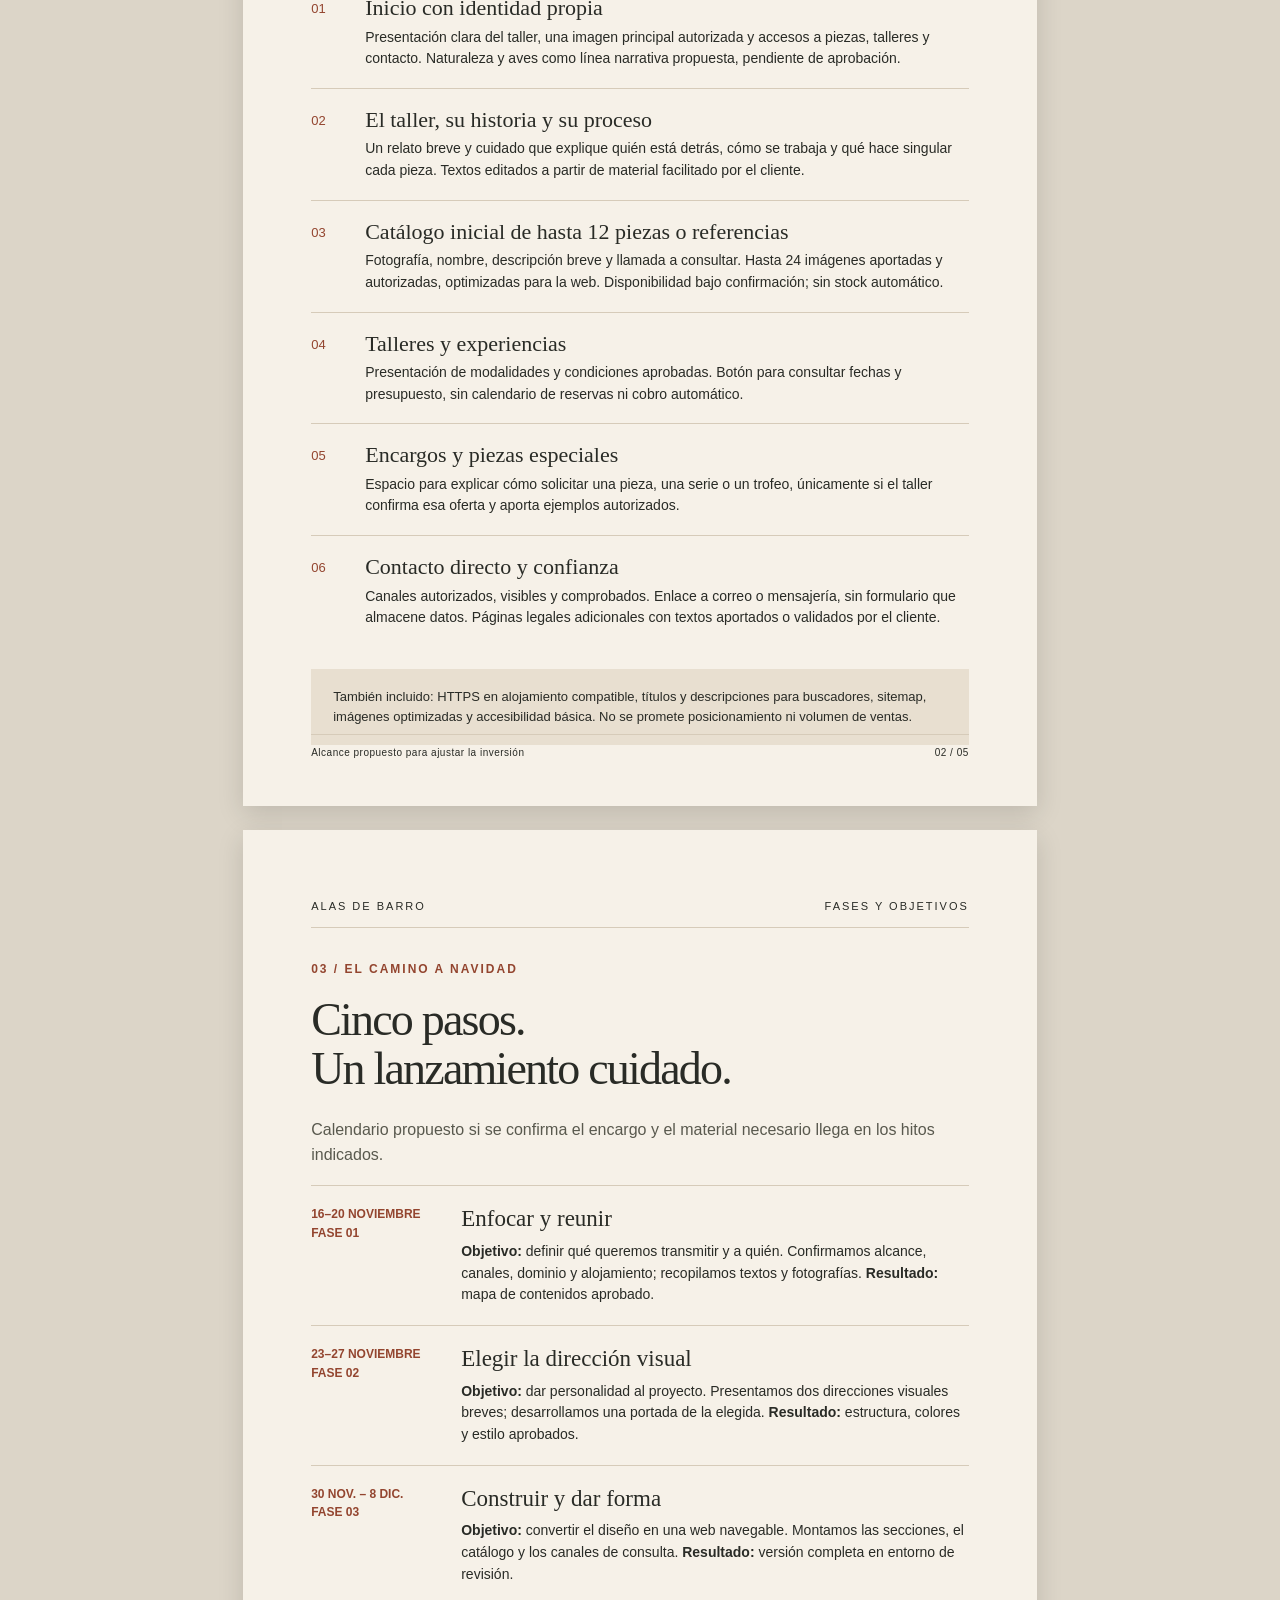
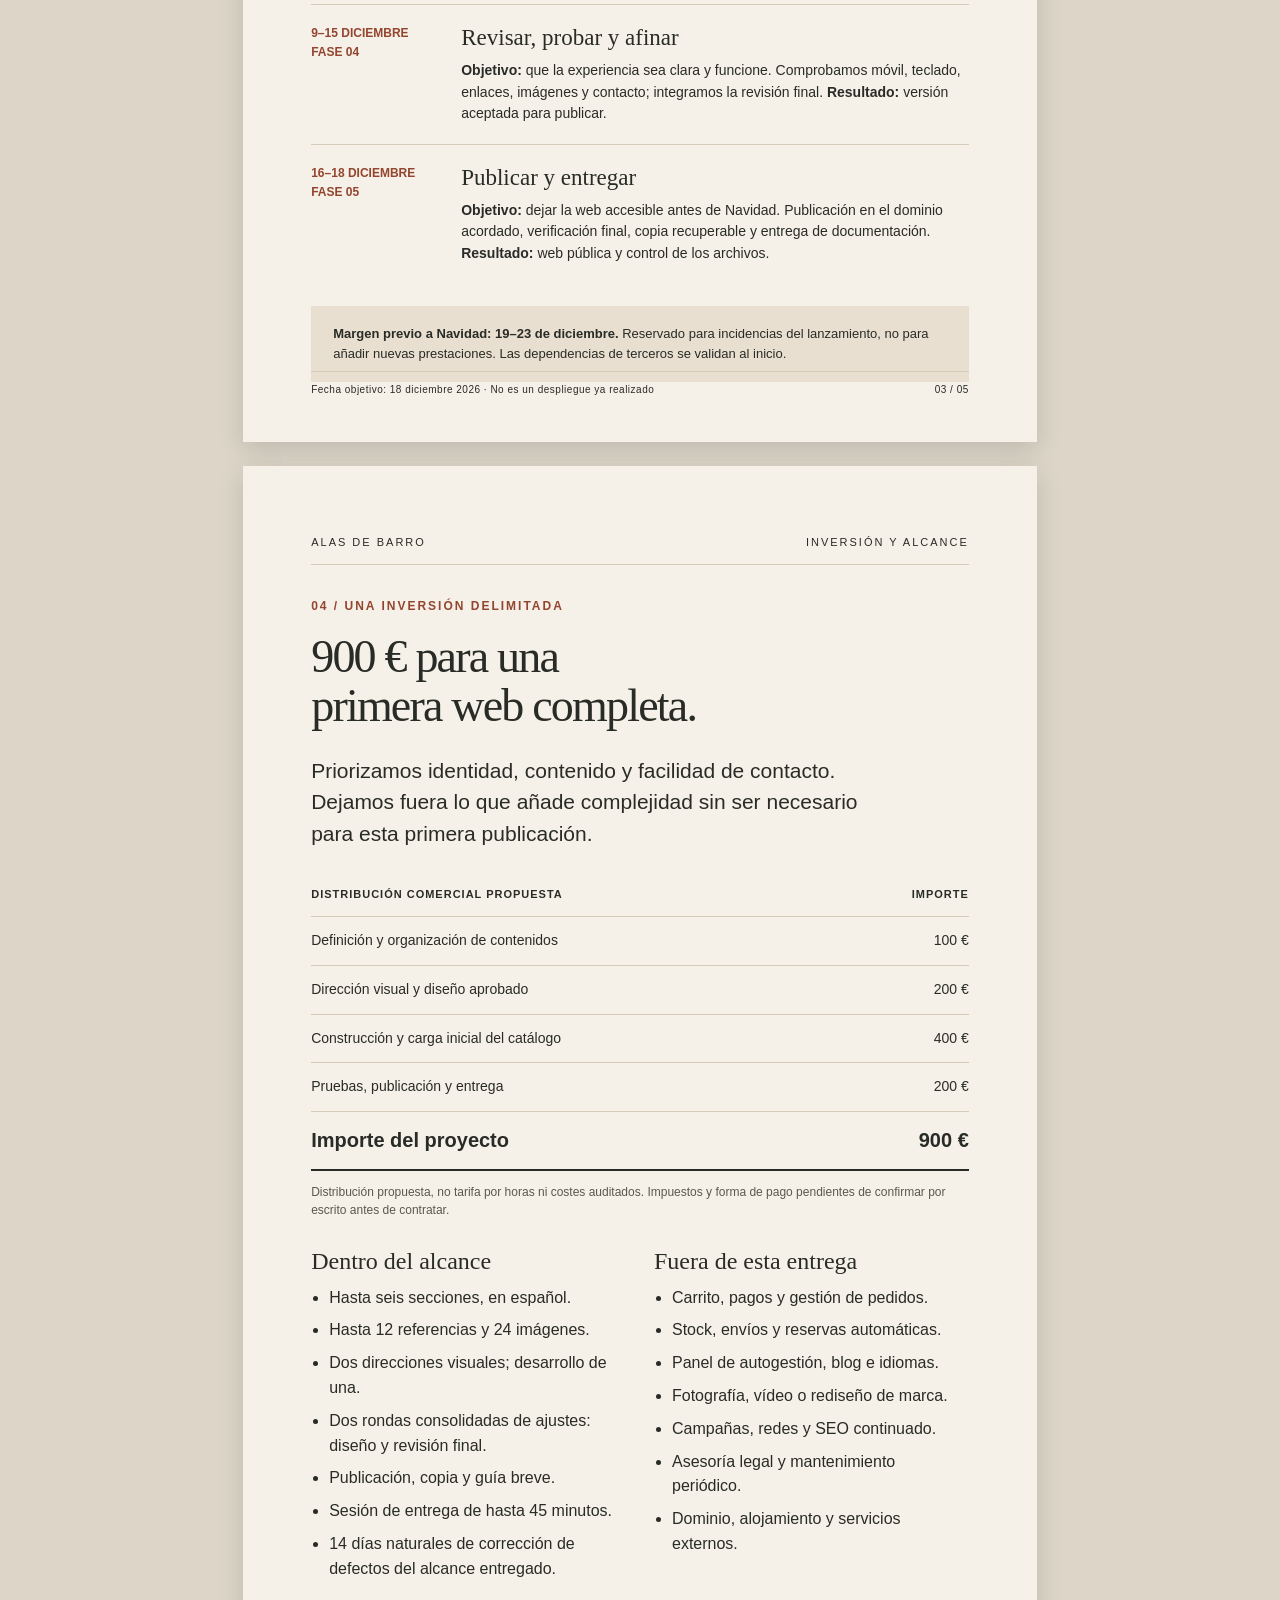
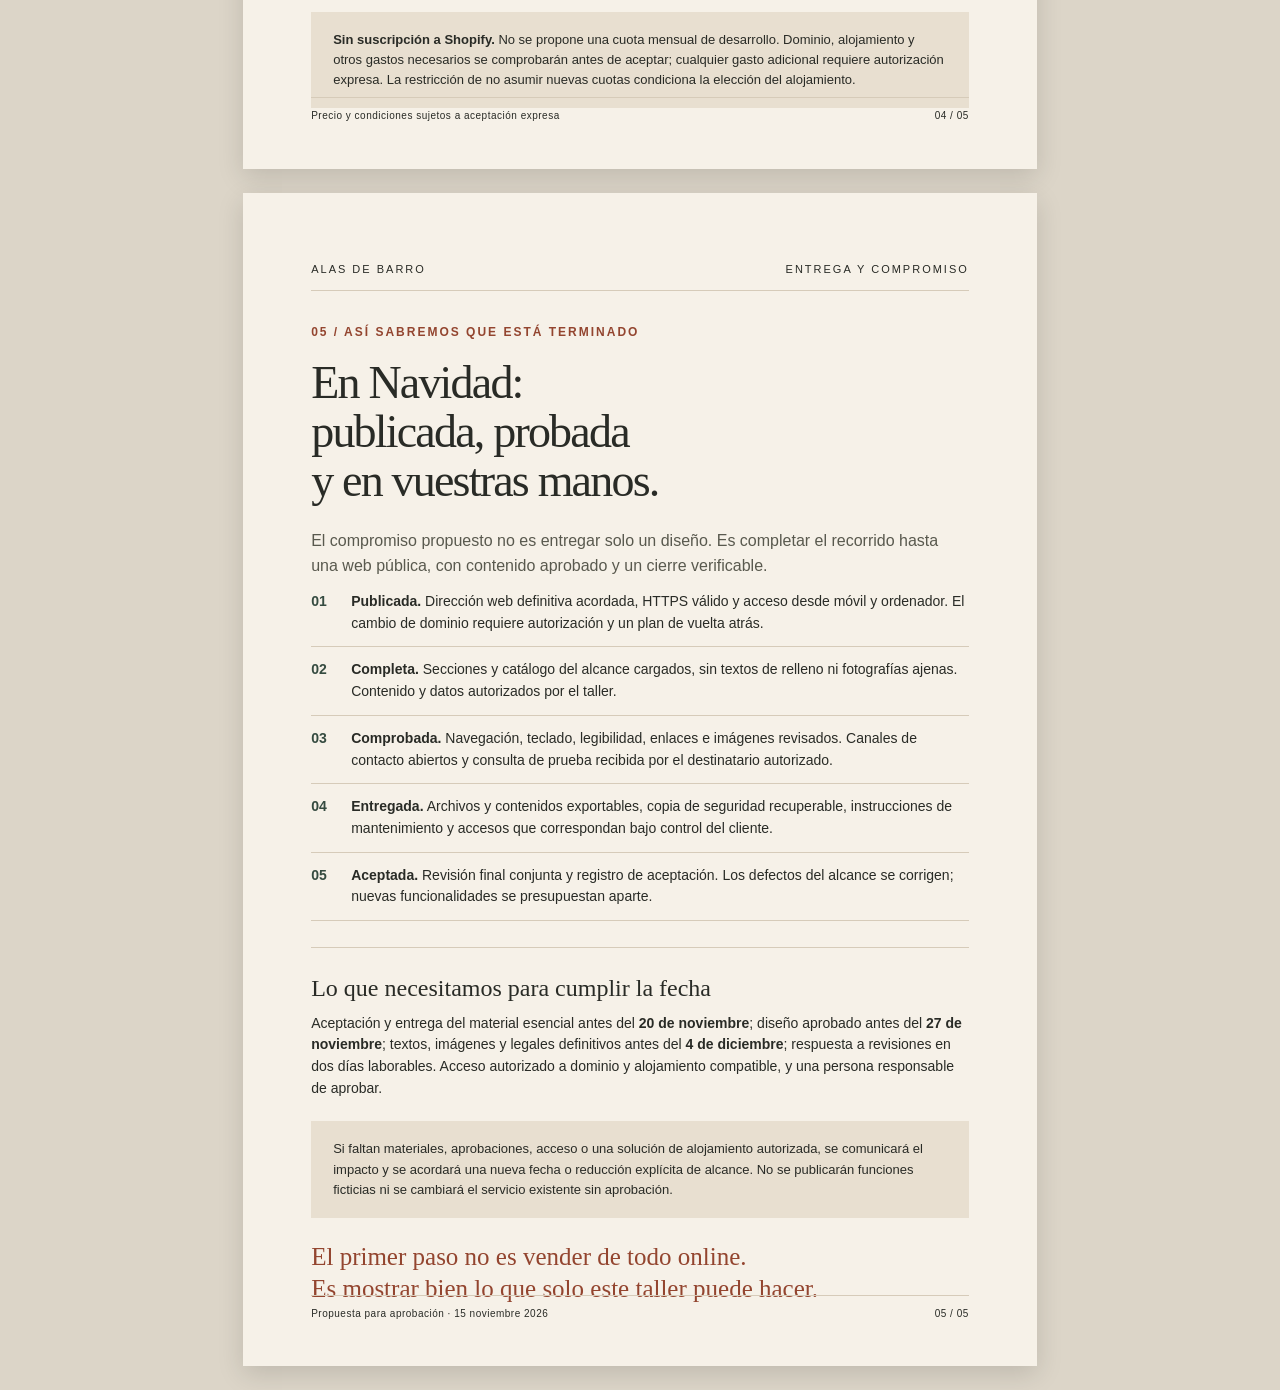
<file: docs/propuestas/navidad-2026/propuesta-navidad-2026.html>
<!doctype html>
<html lang="es"><head><meta charset="utf-8"><meta name="viewport" content="width=device-width,initial-scale=1"><title>Alas de Barro · Propuesta web · Navidad 2026</title><style>
:root{--paper:#f6f1e8;--ink:#292b26;--clay:#93452f;--line:#d6cbb9;--soft:#e8dfd0;--green:#354b40}*{box-sizing:border-box}body{margin:0;background:#dcd5c8;color:var(--ink);font:16px/1.55 'Trebuchet MS',Arial,sans-serif}.toolbar{padding:12px 28px;background:var(--ink);color:white;display:flex;justify-content:space-between;gap:20px}.toolbar button{font:inherit;padding:8px 18px;background:var(--paper);border:0;cursor:pointer;min-height:44px}.sheet{width:210mm;min-height:297mm;margin:24px auto;background:var(--paper);padding:18mm 18mm 16mm;position:relative;box-shadow:0 8px 25px #0002;overflow:hidden}.mast{display:flex;justify-content:space-between;border-bottom:1px solid var(--line);padding-bottom:12px;font-size:11px;text-transform:uppercase;letter-spacing:2px}.eyebrow{text-transform:uppercase;letter-spacing:2px;color:var(--clay);font-size:12px;font-weight:bold;margin-top:32px}h1,h2,h3,p{margin:0}h1,h2{font-family:Georgia,'Times New Roman',serif;font-weight:normal;line-height:1.06;letter-spacing:-1.8px}h1{font-size:74px;margin:24px 0 28px}h2{font-size:46px;margin:18px 0 24px}h3{font-family:Georgia,serif;font-size:24px;font-weight:normal;line-height:1.2;margin:0 0 10px}.lead{font-size:21px;line-height:1.5;max-width:580px}.small{font-size:12px;line-height:1.5}.muted{color:#59594e}.rule{height:1px;background:var(--line);margin:26px 0}.two{display:grid;grid-template-columns:1fr 1fr;gap:28px}.large-price{font-family:Georgia,serif;font-size:68px;line-height:1.1}.band{background:var(--green);color:#fff;padding:26px 30px;margin-top:30px}.band p{max-width:540px}.band .eyebrow{color:#e4cbb2;margin:0 0 12px}.footer{position:absolute;bottom:12mm;left:18mm;right:18mm;border-top:1px solid var(--line);padding-top:10px;display:flex;justify-content:space-between;font-size:10px;letter-spacing:.5px}.list{padding-left:18px;margin:10px 0 0}.list li{margin:8px 0}.scope-row{display:grid;grid-template-columns:42px 1fr;gap:12px;border-top:1px solid var(--line);padding:18px 0}.num{color:var(--clay);font-size:13px;padding-top:4px}.scope-row p{font-size:14px}.scope-row h3{font-size:22px;margin-bottom:5px}.timeline{margin-top:18px}.phase{display:grid;grid-template-columns:130px 1fr;gap:20px;padding:19px 0;border-top:1px solid var(--line)}.phase .date{font-size:12px;color:var(--clay);font-weight:bold}.phase p{font-size:14px}.phase h3{font-size:23px;margin-bottom:8px}.note{background:var(--soft);padding:18px 22px;margin-top:22px;font-size:13px}.price-table{border-collapse:collapse;width:100%;font-size:14px;margin-top:24px}.price-table td,.price-table th{padding:13px 0;border-bottom:1px solid var(--line);text-align:left}.price-table td:last-child,.price-table th:last-child{text-align:right}.price-table th{font-size:11px;letter-spacing:1px;text-transform:uppercase}.price-table .total td{font-weight:bold;font-size:20px;border-bottom:2px solid var(--ink)}.accept{display:grid;grid-template-columns:30px 1fr;gap:10px;padding:12px 0;border-bottom:1px solid var(--line);font-size:14px}.tick{color:var(--green);font-weight:bold}.cover-bottom{display:grid;grid-template-columns:1fr 1fr;gap:28px;margin-top:32px}.quote{font-family:Georgia,serif;font-size:28px;line-height:1.3;color:var(--clay)}a{color:inherit}button:focus-visible,a:focus-visible{outline:3px solid #b96938;outline-offset:3px}
@media screen and (max-width:820px){.sheet{width:100%;min-height:0;margin:0 0 12px;padding:28px 24px 76px;box-shadow:none}.footer{left:24px;right:24px;bottom:20px}.mast{font-size:9px;letter-spacing:1px}h1{font-size:56px}h2{font-size:36px}.two,.cover-bottom{grid-template-columns:1fr;gap:20px}.phase{grid-template-columns:1fr;gap:8px}.lead{font-size:18px}.large-price{font-size:55px}.toolbar{font-size:12px;padding:12px 18px}.band{padding:22px}.small{font-size:12px}}
@page{size:A4;margin:0}@media print{body{background:white;font-size:12pt;print-color-adjust:exact;-webkit-print-color-adjust:exact}.toolbar{display:none}.sheet{width:210mm;height:297mm;min-height:0;margin:0;box-shadow:none;break-after:page;padding:18mm 18mm 16mm}.sheet:last-child{break-after:auto}.small,.note{font-size:9pt}.scope-row p,.phase p,.accept,.price-table{font-size:10pt}.mast,.footer{font-size:8pt}.phase{padding:12px 0}.scope-row{padding:11px 0}.list{font-size:10pt;line-height:1.45}.list li{margin:5px 0}h1{font-size:64px;margin:20px 0}h2{font-size:39px;margin:16px 0 20px}.lead{font-size:18px}.rule{margin:16px 0}.note{padding:12px 16px;margin-top:16px}.eyebrow{margin-top:26px}.band{padding:22px 26px;margin-top:24px}.cover-bottom{margin-top:25px}.price-table td,.price-table th{padding:10px 0}.accept{padding:10px 0}.large-price{font-size:60px}}
</style></head><body>
<div class="toolbar"><span>Propuesta comercial · Documento para revisión · 15 noviembre 2026</span><button type="button" onclick="window.print()">Imprimir / Guardar PDF</button></div>
<section class="sheet" id="portada"><div class="mast"><span>Alas de Barro</span><span>Propuesta digital · 2026</span></div><p class="eyebrow">01 / Una nueva presencia digital</p><h1>El valor de<br>lo hecho<br><em>a mano.</em><br>También online.</h1><p class="lead">Una web propia para descubrir el taller, recorrer sus piezas y dar el primer paso hacia un encargo o una experiencia artesanal.</p><div class="band"><p class="eyebrow">Objetivo Navidad 2026</p><h3>Publicación prevista: 18 de diciembre.</h3><p>Un escaparate digital terminado, probado y preparado para recibir consultas antes de Navidad. Sin Shopify ni tienda de pago integrada en esta primera entrega.</p></div><div class="cover-bottom"><div><p class="eyebrow" style="margin-top:0">Inversión propuesta</p><p class="large-price">900 €</p><p class="small muted">Importe del proyecto. Tratamiento fiscal por confirmar antes de la aceptación. Dominio y alojamiento no incluidos.</p></div><p class="quote">Una primera web con identidad, alcance claro y espacio para crecer.</p></div><div class="footer"><span>Propuesta sujeta a aceptación y calendario de contenidos</span><span>01 / 05</span></div></section>
<section class="sheet" id="producto"><div class="mast"><span>Alas de Barro</span><span>El producto final</span></div><p class="eyebrow">02 / Qué tendrá publicado el taller</p><h2>Una web que muestra.<br>Y facilita preguntar.</h2><p class="muted">Una web en español, adaptada a móvil y ordenador, con hasta seis secciones principales. La dirección visual se elegirá con el cliente antes de construir.</p><div class="scope-row"><span class="num">01</span><div><h3>Inicio con identidad propia</h3><p>Presentación clara del taller, una imagen principal autorizada y accesos a piezas, talleres y contacto. Naturaleza y aves como línea narrativa propuesta, pendiente de aprobación.</p></div></div><div class="scope-row"><span class="num">02</span><div><h3>El taller, su historia y su proceso</h3><p>Un relato breve y cuidado que explique quién está detrás, cómo se trabaja y qué hace singular cada pieza. Textos editados a partir de material facilitado por el cliente.</p></div></div><div class="scope-row"><span class="num">03</span><div><h3>Catálogo inicial de hasta 12 piezas o referencias</h3><p>Fotografía, nombre, descripción breve y llamada a consultar. Hasta 24 imágenes aportadas y autorizadas, optimizadas para la web. Disponibilidad bajo confirmación; sin stock automático.</p></div></div><div class="scope-row"><span class="num">04</span><div><h3>Talleres y experiencias</h3><p>Presentación de modalidades y condiciones aprobadas. Botón para consultar fechas y presupuesto, sin calendario de reservas ni cobro automático.</p></div></div><div class="scope-row"><span class="num">05</span><div><h3>Encargos y piezas especiales</h3><p>Espacio para explicar cómo solicitar una pieza, una serie o un trofeo, únicamente si el taller confirma esa oferta y aporta ejemplos autorizados.</p></div></div><div class="scope-row"><span class="num">06</span><div><h3>Contacto directo y confianza</h3><p>Canales autorizados, visibles y comprobados. Enlace a correo o mensajería, sin formulario que almacene datos. Páginas legales adicionales con textos aportados o validados por el cliente.</p></div></div><div class="note">También incluido: HTTPS en alojamiento compatible, títulos y descripciones para buscadores, sitemap, imágenes optimizadas y accesibilidad básica. No se promete posicionamiento ni volumen de ventas.</div><div class="footer"><span>Alcance propuesto para ajustar la inversión</span><span>02 / 05</span></div></section>
<section class="sheet" id="fases"><div class="mast"><span>Alas de Barro</span><span>Fases y objetivos</span></div><p class="eyebrow">03 / El camino a Navidad</p><h2>Cinco pasos.<br>Un lanzamiento cuidado.</h2><p class="muted">Calendario propuesto si se confirma el encargo y el material necesario llega en los hitos indicados.</p><div class="timeline"><div class="phase"><div class="date">16–20 NOVIEMBRE<br>FASE 01</div><div><h3>Enfocar y reunir</h3><p><strong>Objetivo:</strong> definir qué queremos transmitir y a quién. Confirmamos alcance, canales, dominio y alojamiento; recopilamos textos y fotografías. <strong>Resultado:</strong> mapa de contenidos aprobado.</p></div></div><div class="phase"><div class="date">23–27 NOVIEMBRE<br>FASE 02</div><div><h3>Elegir la dirección visual</h3><p><strong>Objetivo:</strong> dar personalidad al proyecto. Presentamos dos direcciones visuales breves; desarrollamos una portada de la elegida. <strong>Resultado:</strong> estructura, colores y estilo aprobados.</p></div></div><div class="phase"><div class="date">30 NOV. – 8 DIC.<br>FASE 03</div><div><h3>Construir y dar forma</h3><p><strong>Objetivo:</strong> convertir el diseño en una web navegable. Montamos las secciones, el catálogo y los canales de consulta. <strong>Resultado:</strong> versión completa en entorno de revisión.</p></div></div><div class="phase"><div class="date">9–15 DICIEMBRE<br>FASE 04</div><div><h3>Revisar, probar y afinar</h3><p><strong>Objetivo:</strong> que la experiencia sea clara y funcione. Comprobamos móvil, teclado, enlaces, imágenes y contacto; integramos la revisión final. <strong>Resultado:</strong> versión aceptada para publicar.</p></div></div><div class="phase"><div class="date">16–18 DICIEMBRE<br>FASE 05</div><div><h3>Publicar y entregar</h3><p><strong>Objetivo:</strong> dejar la web accesible antes de Navidad. Publicación en el dominio acordado, verificación final, copia recuperable y entrega de documentación. <strong>Resultado:</strong> web pública y control de los archivos.</p></div></div></div><div class="note"><strong>Margen previo a Navidad: 19–23 de diciembre.</strong> Reservado para incidencias del lanzamiento, no para añadir nuevas prestaciones. Las dependencias de terceros se validan al inicio.</div><div class="footer"><span>Fecha objetivo: 18 diciembre 2026 · No es un despliegue ya realizado</span><span>03 / 05</span></div></section>
<section class="sheet" id="presupuesto"><div class="mast"><span>Alas de Barro</span><span>Inversión y alcance</span></div><p class="eyebrow">04 / Una inversión delimitada</p><h2>900 € para una<br>primera web completa.</h2><p class="lead">Priorizamos identidad, contenido y facilidad de contacto. Dejamos fuera lo que añade complejidad sin ser necesario para esta primera publicación.</p><table class="price-table"><thead><tr><th>Distribución comercial propuesta</th><th>Importe</th></tr></thead><tbody><tr><td>Definición y organización de contenidos</td><td>100 €</td></tr><tr><td>Dirección visual y diseño aprobado</td><td>200 €</td></tr><tr><td>Construcción y carga inicial del catálogo</td><td>400 €</td></tr><tr><td>Pruebas, publicación y entrega</td><td>200 €</td></tr><tr class="total"><td>Importe del proyecto</td><td>900 €</td></tr></tbody></table><p class="small muted" style="margin-top:12px">Distribución propuesta, no tarifa por horas ni costes auditados. Impuestos y forma de pago pendientes de confirmar por escrito antes de contratar.</p><div class="two" style="margin-top:28px"><div><h3>Dentro del alcance</h3><ul class="list"><li>Hasta seis secciones, en español.</li><li>Hasta 12 referencias y 24 imágenes.</li><li>Dos direcciones visuales; desarrollo de una.</li><li>Dos rondas consolidadas de ajustes: diseño y revisión final.</li><li>Publicación, copia y guía breve.</li><li>Sesión de entrega de hasta 45 minutos.</li><li>14 días naturales de corrección de defectos del alcance entregado.</li></ul></div><div><h3>Fuera de esta entrega</h3><ul class="list"><li>Carrito, pagos y gestión de pedidos.</li><li>Stock, envíos y reservas automáticas.</li><li>Panel de autogestión, blog e idiomas.</li><li>Fotografía, vídeo o rediseño de marca.</li><li>Campañas, redes y SEO continuado.</li><li>Asesoría legal y mantenimiento periódico.</li><li>Dominio, alojamiento y servicios externos.</li></ul></div></div><div class="note"><strong>Sin suscripción a Shopify.</strong> No se propone una cuota mensual de desarrollo. Dominio, alojamiento y otros gastos necesarios se comprobarán antes de aceptar; cualquier gasto adicional requiere autorización expresa. La restricción de no asumir nuevas cuotas condiciona la elección del alojamiento.</div><div class="footer"><span>Precio y condiciones sujetos a aceptación expresa</span><span>04 / 05</span></div></section>
<section class="sheet" id="entrega"><div class="mast"><span>Alas de Barro</span><span>Entrega y compromiso</span></div><p class="eyebrow">05 / Así sabremos que está terminado</p><h2>En Navidad:<br>publicada, probada<br>y en vuestras manos.</h2><p class="muted">El compromiso propuesto no es entregar solo un diseño. Es completar el recorrido hasta una web pública, con contenido aprobado y un cierre verificable.</p><div class="accept"><span class="tick">01</span><p><strong>Publicada.</strong> Dirección web definitiva acordada, HTTPS válido y acceso desde móvil y ordenador. El cambio de dominio requiere autorización y un plan de vuelta atrás.</p></div><div class="accept"><span class="tick">02</span><p><strong>Completa.</strong> Secciones y catálogo del alcance cargados, sin textos de relleno ni fotografías ajenas. Contenido y datos autorizados por el taller.</p></div><div class="accept"><span class="tick">03</span><p><strong>Comprobada.</strong> Navegación, teclado, legibilidad, enlaces e imágenes revisados. Canales de contacto abiertos y consulta de prueba recibida por el destinatario autorizado.</p></div><div class="accept"><span class="tick">04</span><p><strong>Entregada.</strong> Archivos y contenidos exportables, copia de seguridad recuperable, instrucciones de mantenimiento y accesos que correspondan bajo control del cliente.</p></div><div class="accept"><span class="tick">05</span><p><strong>Aceptada.</strong> Revisión final conjunta y registro de aceptación. Los defectos del alcance se corrigen; nuevas funcionalidades se presupuestan aparte.</p></div><div class="rule"></div><h3>Lo que necesitamos para cumplir la fecha</h3><p style="font-size:14px">Aceptación y entrega del material esencial antes del <strong>20 de noviembre</strong>; diseño aprobado antes del <strong>27 de noviembre</strong>; textos, imágenes y legales definitivos antes del <strong>4 de diciembre</strong>; respuesta a revisiones en dos días laborables. Acceso autorizado a dominio y alojamiento compatible, y una persona responsable de aprobar.</p><div class="note">Si faltan materiales, aprobaciones, acceso o una solución de alojamiento autorizada, se comunicará el impacto y se acordará una nueva fecha o reducción explícita de alcance. No se publicarán funciones ficticias ni se cambiará el servicio existente sin aprobación.</div><p class="quote" style="margin-top:23px;font-size:25px">El primer paso no es vender de todo online.<br>Es mostrar bien lo que solo este taller puede hacer.</p><div class="footer"><span>Propuesta para aprobación · 15 noviembre 2026</span><span>05 / 05</span></div></section>
</body></html>
</file>
<file: web/styles.css>
/* Styles for Alas de Barro MVP - responsive ceramic workshop website */
:root {
  --primary: #8b5a2b;
  --secondary: #a07a55;
  --accent: #c9a671;
  --light: #f5f0e8;
  --dark: #4d3523;
  --white: #ffffff;
  --text: #333333;
}

* {
  box-sizing: border-box;
  margin: 0;
  padding: 0;
}

html {
  font-size: 16px;
  scroll-behavior: smooth;
}

body {
  font-family: 'Georgia', serif;
  color: var(--text);
  background: var(--white);
  line-height: 1.6;
}

/* Header */
.site-header {
  position: fixed;
  width: 100%;
  top: 0;
  background: rgba(139, 90, 43, 0.95);
  backdrop-filter: blur(8px);
  z-index: 1000;
}

.site-header .container {
  display: flex;
  justify-content: space-between;
  align-items: center;
  padding: 1rem 2rem;
  max-width: 1200px;
  margin: 0 auto;
}

.logo {
  font-size: 1.5rem;
  font-weight: bold;
  color: var(--white);
  text-decoration: none;
}

.logo-text::first-letter {
  color: var(--accent);
}

.main-nav ul {
  display: flex;
  list-style: none;
  gap: 2rem;
}

.main-nav a {
  color: var(--white);
  text-decoration: none;
  font-size: 0.9rem;
  opacity: 0.8;
  transition: opacity 0.3s;
}

.main-nav a:hover {
  opacity: 1;
}

/* Hero Section */
.hero {
  min-height: 100vh;
  background: linear-gradient(135deg, var(--dark), var(--primary));
  display: flex;
  align-items: center;
  padding-top: 80px;
  padding-bottom: 4rem;
  text-align: center;
  color: var(--white);
}

.hero h1 {
  font-size: 3rem;
  margin-bottom: 1rem;
  text-shadow: 2px 2px 4px rgba(0,0,0,0.5);
}

.hero p {
  font-size: 1.2rem;
  max-width: 800px;
  margin: 0 auto;
}

/* Sections */
.section {
  padding: 4rem 2rem;
  max-width: 1200px;
  margin: 0 auto;
}

.section h2 {
  font-size: 2rem;
  margin-bottom: 1.5rem;
  color: var(--primary);
  text-align: center;
}

/* Productos Grid */
.productos-grid {
  display: grid;
  grid-template-columns: repeat(auto-fit, minmax(280px, 1fr));
  gap: 1.5rem;
  margin-top: 2rem;
}

.producto {
  background: var(--light);
  padding: 1.5rem;
  border-radius: 4px;
  text-align: center;
}

.producto h3 {
  margin-bottom: 0.5rem;
  color: var(--primary);
}

/* Contacto */
.contacto ul {
  max-width: 600px;
  margin: 0 auto;
  text-align: center;
}

.contacto li {
  margin: 0.5rem 0;
  font-size: 0.9rem;
}

.contacto a {
  color: var(--primary);
  text-decoration: none;
}

/* Footer */
.site-footer {
  background: var(--dark);
  color: var(--accent);
  text-align: center;
  padding: 2rem;
  margin-top: 4rem;
}

/* Responsive */
@media (max-width: 768px) {
  .main-nav ul {
    display: none;
  }
  
  .hero h1 {
    font-size: 2rem;
  }
  
  .section {
    padding: 2rem 1rem;
  }
  
  .productos-grid {
    grid-template-columns: 1fr;
  }
}
</file>
